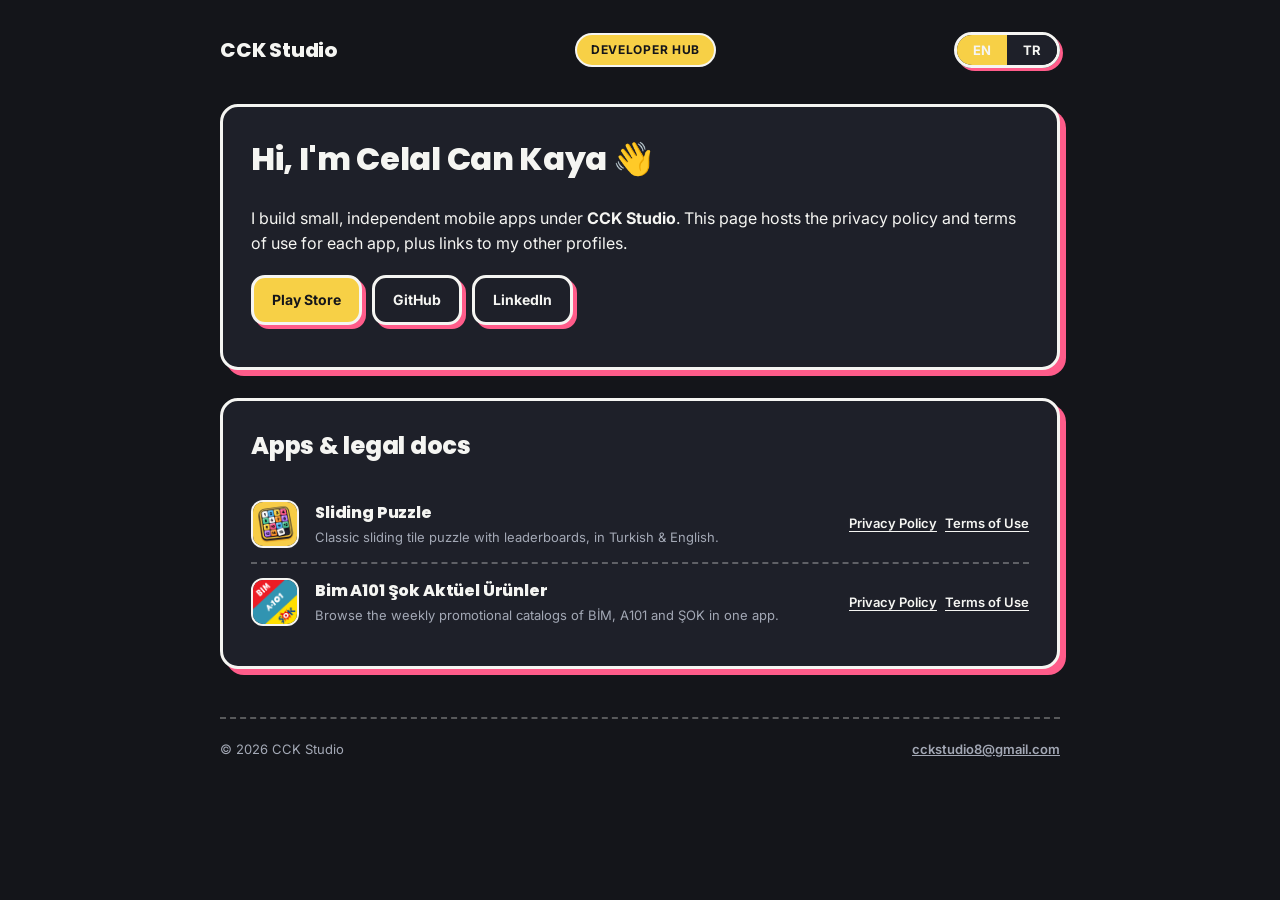
<file: index.html>
<!DOCTYPE html>
<html lang="en" data-title-en="CCK Studio" data-title-tr="CCK Studio">
<head>
  <meta charset="UTF-8" />
  <meta name="viewport" content="width=device-width, initial-scale=1" />
  <title>CCK Studio</title>
  <meta name="description" content="CCK Studio - apps, privacy policies, and terms of use." />
  <link rel="stylesheet" href="assets/css/style.css" />
</head>
<body>
  <div class="wrap">
    <div class="topbar">
      <span class="brand">CCK Studio</span>
      <span class="pill"><span class="lang-block" data-lang="en">Developer Hub</span><span class="lang-block" data-lang="tr" hidden>Geliştirici Merkezi</span></span>
      <div class="lang-toggle">
        <button type="button" data-lang="en">EN</button>
        <button type="button" data-lang="tr">TR</button>
      </div>
    </div>

    <div class="card">
      <h1 style="margin-top:0"><span class="lang-block" data-lang="en">Hi, I'm Celal Can Kaya 👋</span><span class="lang-block" data-lang="tr" hidden>Merhaba, ben Celal Can Kaya 👋</span></h1>
      <p class="lang-block" data-lang="en">
        I build small, independent mobile apps under <strong>CCK Studio</strong>. This page hosts
        the privacy policy and terms of use for each app, plus links to my other profiles.
      </p>
      <p class="lang-block" data-lang="tr" hidden>
        <strong>CCK Studio</strong> adı altında küçük, bağımsız mobil uygulamalar geliştiriyorum.
        Bu sayfa her uygulamanın gizlilik politikasını ve kullanım şartlarını, ayrıca diğer
        profillerimin bağlantılarını barındırır.
      </p>
      <p style="display:flex; gap:10px; flex-wrap:wrap; margin-top:18px;">
        <a class="btn" href="https://play.google.com/store/apps/dev?id=6186542380897301429" target="_blank" rel="noopener">Play Store</a>
        <a class="btn ghost" href="https://github.com/CelalCanKaya" target="_blank" rel="noopener">GitHub</a>
        <a class="btn ghost" href="https://www.linkedin.com/in/celalcankaya/" target="_blank" rel="noopener">LinkedIn</a>
      </p>
    </div>

    <div class="card">
      <h2 style="margin-top:0; border-top:none; padding-top:0;"><span class="lang-block" data-lang="en">Apps &amp; legal docs</span><span class="lang-block" data-lang="tr" hidden>Uygulamalar ve yasal belgeler</span></h2>

      <div class="app-row">
        <img class="icon" src="assets/icons/sliding-puzzle.png" alt="Sliding Puzzle app icon" width="48" height="48" />
        <div class="meta">
          <h3>Sliding Puzzle</h3>
          <p class="lang-block" data-lang="en">Classic sliding tile puzzle with leaderboards, in Turkish &amp; English.</p>
          <p class="lang-block" data-lang="tr" hidden>Liderlik tablolu klasik kaydırmalı bulmaca, Türkçe ve İngilizce.</p>
        </div>
        <div class="links">
          <a href="apps/sliding-puzzle/privacy-policy.html"><span class="lang-block" data-lang="en">Privacy Policy</span><span class="lang-block" data-lang="tr" hidden>Gizlilik Politikası</span></a>
          <a href="apps/sliding-puzzle/terms-of-use.html"><span class="lang-block" data-lang="en">Terms of Use</span><span class="lang-block" data-lang="tr" hidden>Kullanım Şartları</span></a>
        </div>
      </div>

      <div class="app-row">
        <img class="icon" src="assets/icons/bim-a101-sok-aktuel.png" alt="Bim A101 Şok Aktüel Ürünler app icon" width="48" height="48" />
        <div class="meta">
          <h3>Bim A101 Şok Aktüel Ürünler</h3>
          <p class="lang-block" data-lang="en">Browse the weekly promotional catalogs of BİM, A101 and ŞOK in one app.</p>
          <p class="lang-block" data-lang="tr" hidden>BİM, A101 ve ŞOK'un haftalık aktüel kataloglarını tek uygulamada inceleyin.</p>
        </div>
        <div class="links">
          <a href="apps/bim-a101-sok-aktuel/privacy-policy.html"><span class="lang-block" data-lang="en">Privacy Policy</span><span class="lang-block" data-lang="tr" hidden>Gizlilik Politikası</span></a>
          <a href="apps/bim-a101-sok-aktuel/terms-of-use.html"><span class="lang-block" data-lang="en">Terms of Use</span><span class="lang-block" data-lang="tr" hidden>Kullanım Şartları</span></a>
        </div>
      </div>
    </div>

    <footer>
      <span>&copy; <span id="year"></span> CCK Studio</span>
      <a href="mailto:cckstudio8@gmail.com">cckstudio8@gmail.com</a>
    </footer>
  </div>
  <script src="assets/js/lang-toggle.js"></script>
  <script>document.getElementById("year").textContent = new Date().getFullYear();</script>
</body>
</html>
</file>
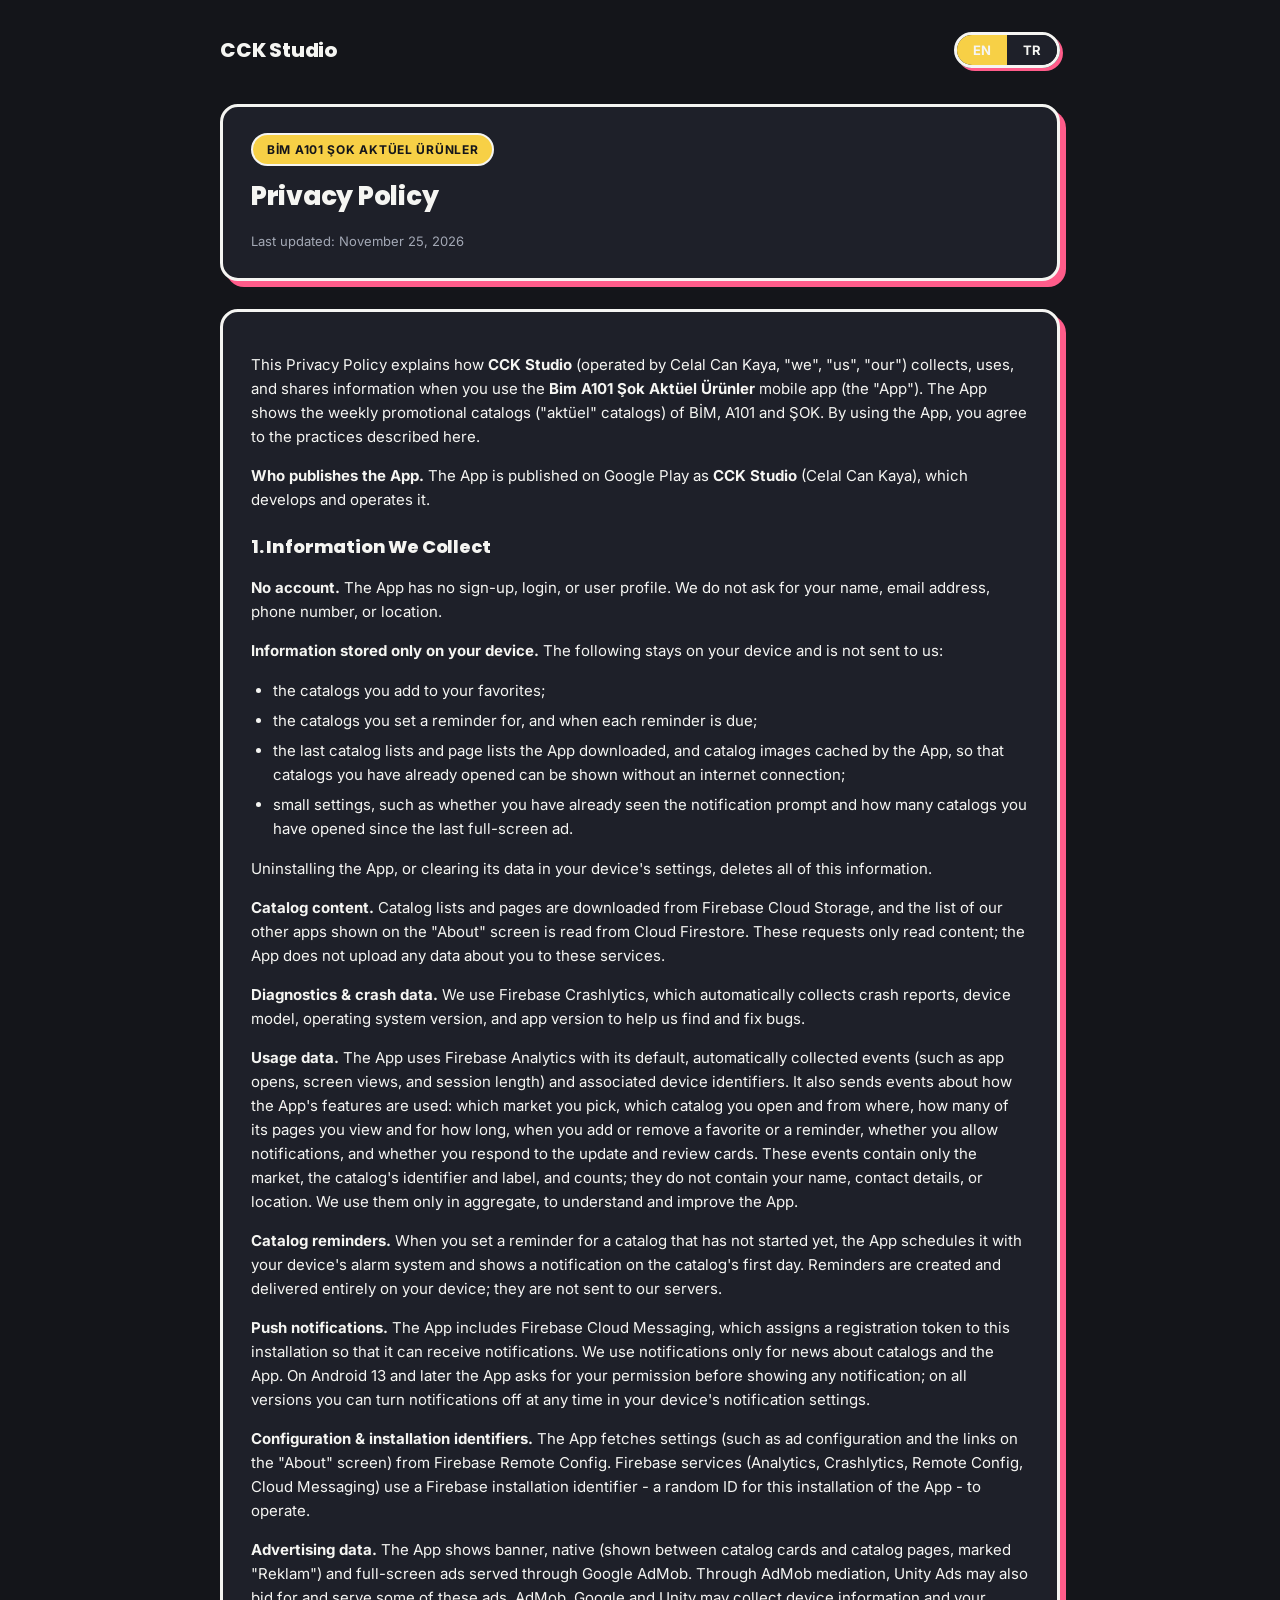
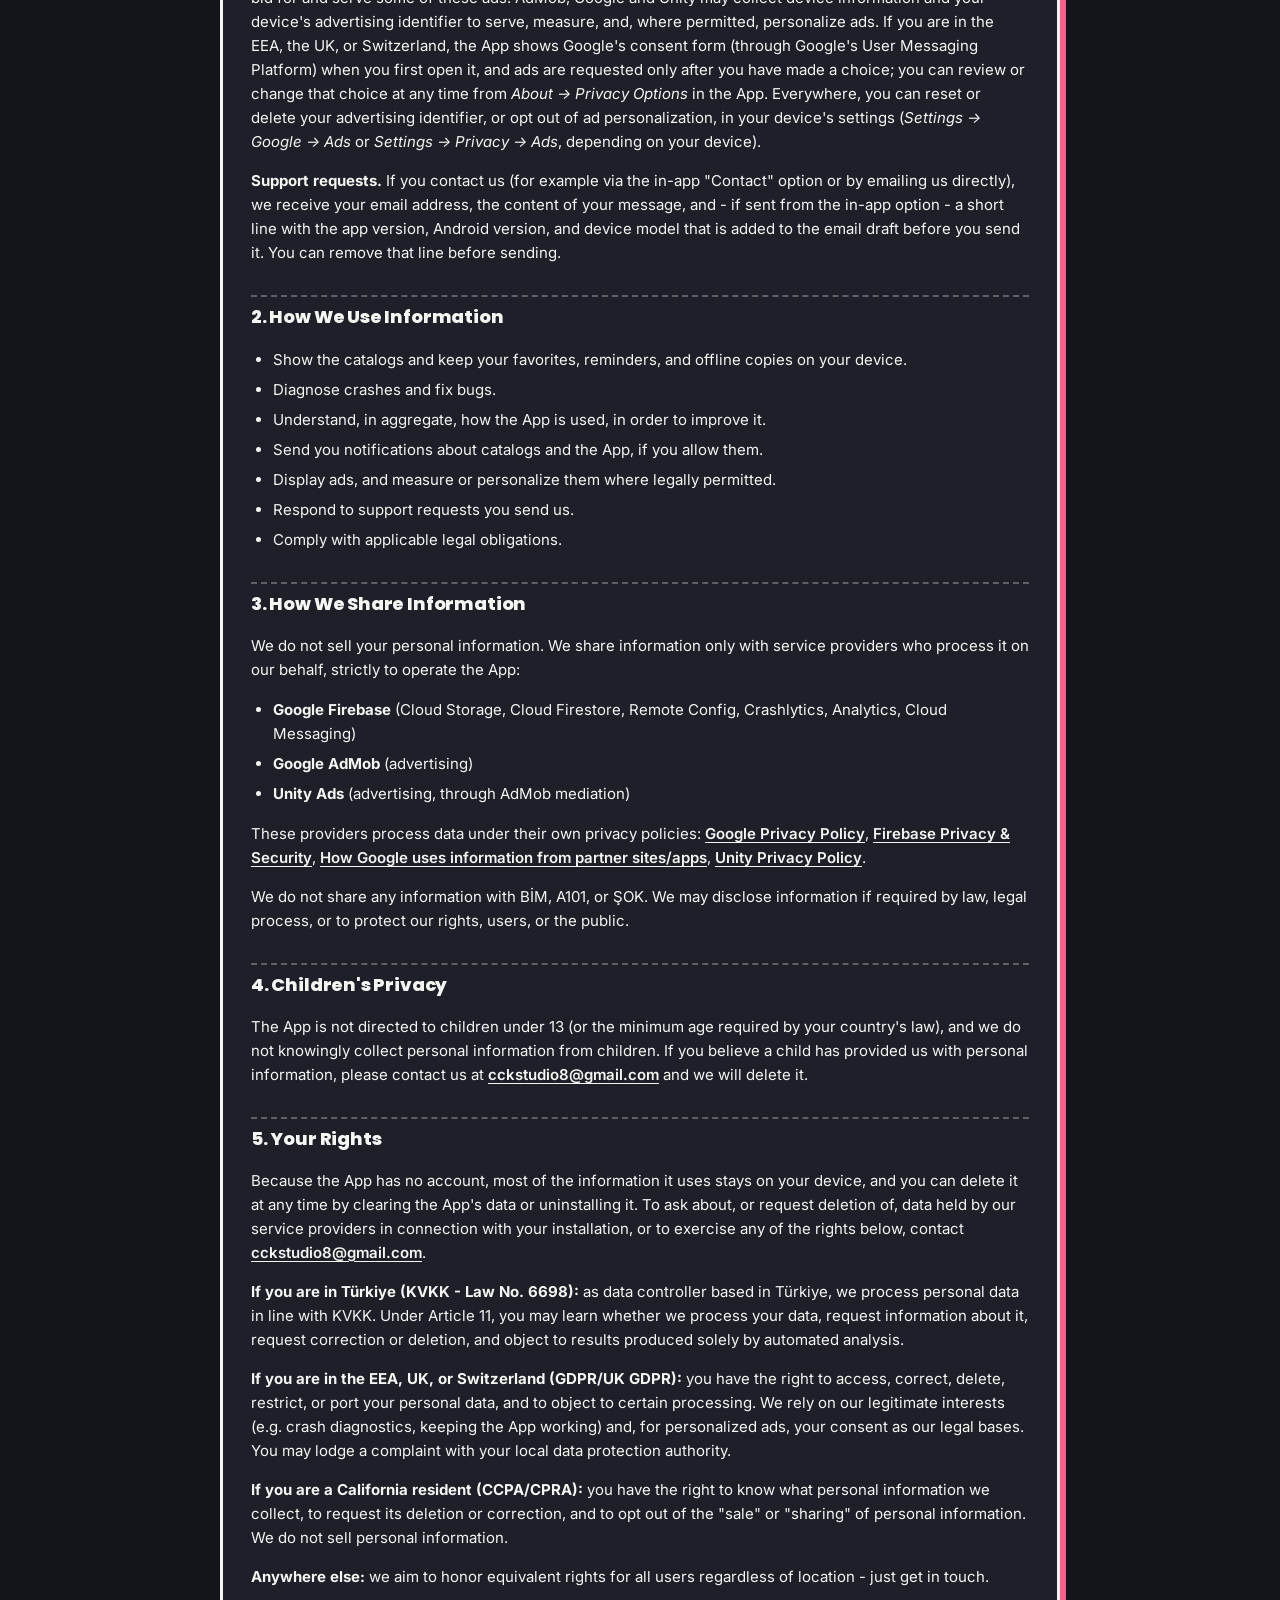
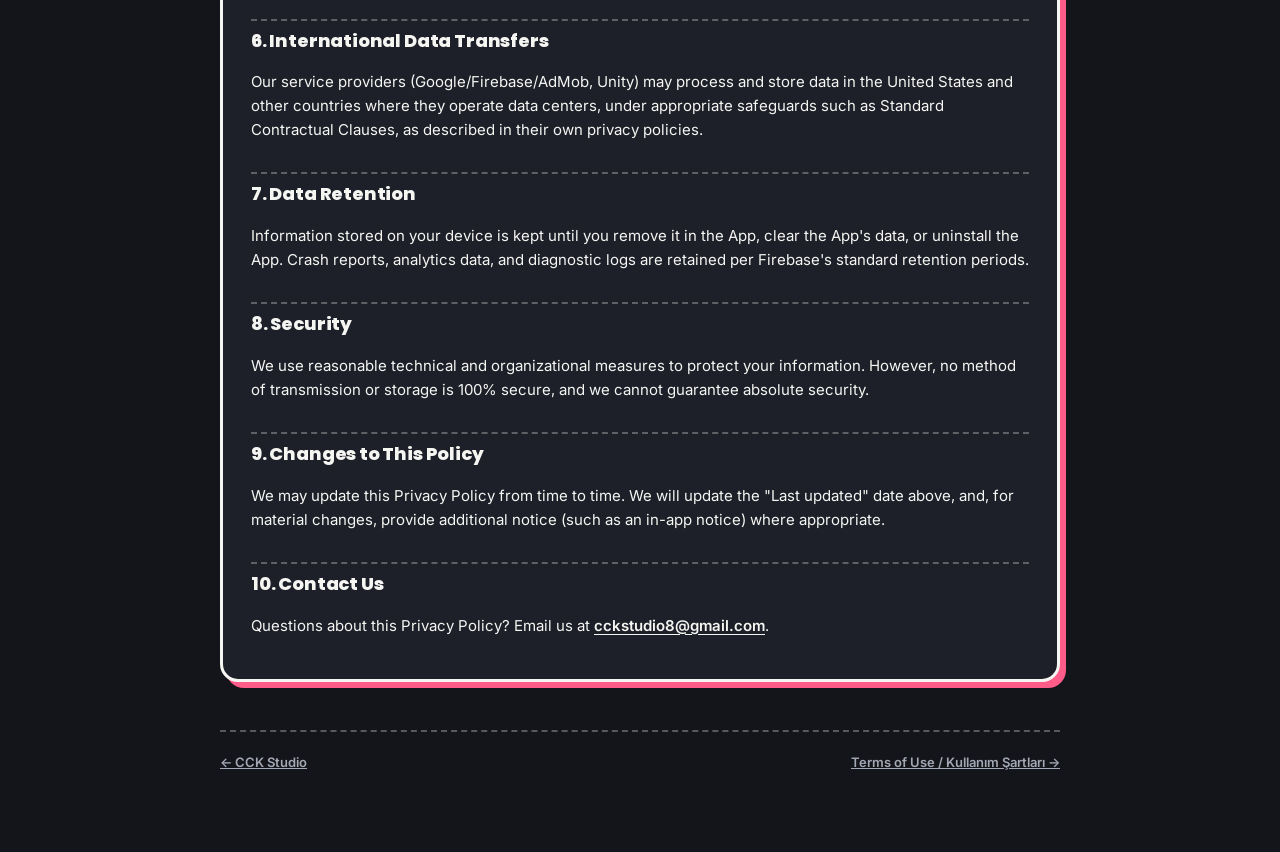
<file: apps/bim-a101-sok-aktuel/privacy-policy.html>
<!DOCTYPE html>
<html lang="en" data-title-en="Bim A101 Şok Aktüel Ürünler - Privacy Policy" data-title-tr="Bim A101 Şok Aktüel Ürünler - Gizlilik Politikası">
<head>
  <meta charset="UTF-8" />
  <meta name="viewport" content="width=device-width, initial-scale=1" />
  <title>Bim A101 Şok Aktüel Ürünler - Privacy Policy</title>
  <meta name="description" content="Privacy Policy for the Bim A101 Şok Aktüel Ürünler app by CCK Studio." />
  <link rel="stylesheet" href="../../assets/css/style.css" />
</head>
<body>
  <div class="wrap">
    <div class="topbar">
      <a class="brand" href="../../index.html">CCK Studio</a>
      <div class="lang-toggle">
        <button type="button" data-lang="en">EN</button>
        <button type="button" data-lang="tr">TR</button>
      </div>
    </div>

    <div class="card">
      <div class="doc-header">
        <span class="pill" lang="tr">Bim A101 Şok Aktüel Ürünler</span>
        <h1><span class="lang-block" data-lang="en">Privacy Policy</span><span class="lang-block" data-lang="tr" hidden>Gizlilik Politikası</span></h1>
        <p class="updated"><span class="lang-block" data-lang="en">Last updated: November 25, 2026</span><span class="lang-block" data-lang="tr" hidden>Son güncelleme: 25 Kasım 2026</span></p>
      </div>
    </div>

    <div class="card doc">
      <!-- ============================= ENGLISH ============================= -->
      <div class="lang-block" data-lang="en">
        <p>
          This Privacy Policy explains how <strong>CCK Studio</strong> (operated by Celal Can
          Kaya, "we", "us", "our") collects, uses, and shares information when you use the
          <strong>Bim A101 Şok Aktüel Ürünler</strong> mobile app (the "App"). The App shows the
          weekly promotional catalogs ("aktüel" catalogs) of BİM, A101 and ŞOK. By using the App,
          you agree to the practices described here.
        </p>

        <p><strong>Who publishes the App.</strong> The App is published on Google Play as
        <strong>CCK Studio</strong> (Celal Can Kaya), which develops and operates it.</p>

        <h2>1. Information We Collect</h2>
        <p><strong>No account.</strong> The App has no sign-up, login, or user profile. We do
        not ask for your name, email address, phone number, or location.</p>
        <p><strong>Information stored only on your device.</strong> The following stays on your
        device and is not sent to us:</p>
        <ul>
          <li>the catalogs you add to your favorites;</li>
          <li>the catalogs you set a reminder for, and when each reminder is due;</li>
          <li>the last catalog lists and page lists the App downloaded, and catalog images
          cached by the App, so that catalogs you have already opened can be shown without an
          internet connection;</li>
          <li>small settings, such as whether you have already seen the notification prompt and
          how many catalogs you have opened since the last full-screen ad.</li>
        </ul>
        <p>Uninstalling the App, or clearing its data in your device's settings, deletes all of
        this information.</p>
        <p><strong>Catalog content.</strong> Catalog lists and pages are downloaded from Firebase
        Cloud Storage, and the list of our other apps shown on the "About" screen is read from
        Cloud Firestore. These requests only read content; the App does not upload any data
        about you to these services.</p>
        <p><strong>Diagnostics &amp; crash data.</strong> We use Firebase Crashlytics, which
        automatically collects crash reports, device model, operating system version, and app
        version to help us find and fix bugs.</p>
        <p><strong>Usage data.</strong> The App uses Firebase Analytics with its default,
        automatically collected events (such as app opens, screen views, and session length)
        and associated device identifiers. It also sends events about how the App's features
        are used: which market you pick, which catalog you open and from where, how many of its
        pages you view and for how long, when you add or remove a favorite or a reminder,
        whether you allow notifications, and whether you respond to the update and review
        cards. These events contain only the market, the catalog's identifier and label, and
        counts; they do not contain your name, contact details, or location. We use them only
        in aggregate, to understand and improve the App.</p>
        <p><strong>Catalog reminders.</strong> When you set a reminder for a catalog that has not
        started yet, the App schedules it with your device's alarm system and shows a
        notification on the catalog's first day. Reminders are created and delivered entirely on
        your device; they are not sent to our servers.</p>
        <p><strong>Push notifications.</strong> The App includes Firebase Cloud Messaging, which
        assigns a registration token to this installation so that it can receive notifications.
        We use notifications only for news about catalogs and the App. On Android 13 and later
        the App asks for your permission before showing any notification; on all versions you
        can turn notifications off at any time in your device's notification settings.</p>
        <p><strong>Configuration &amp; installation identifiers.</strong> The App fetches settings
        (such as ad configuration and the links on the "About" screen) from Firebase Remote
        Config. Firebase services (Analytics, Crashlytics, Remote Config, Cloud Messaging) use a
        Firebase installation identifier - a random ID for this installation of the App - to
        operate.</p>
        <p><strong>Advertising data.</strong> The App shows banner, native (shown between
        catalog cards and catalog pages, marked "Reklam") and full-screen ads served through
        Google AdMob. Through AdMob mediation, Unity Ads may also bid for and serve some of these
        ads. AdMob, Google and Unity may collect device information and your device's
        advertising identifier to serve, measure, and, where permitted, personalize ads. If you
        are in the EEA, the UK, or Switzerland, the App shows Google's consent form (through
        Google's User Messaging Platform) when you first open it, and ads are requested only after
        you have made a choice; you can review or change that choice at any time from
        <em>About &rarr; Privacy Options</em> in the App. Everywhere, you can reset or delete your
        advertising identifier, or opt out of ad personalization, in your device's settings
        (<em>Settings &rarr; Google &rarr; Ads</em> or <em>Settings &rarr; Privacy &rarr; Ads</em>,
        depending on your device).</p>
        <p><strong>Support requests.</strong> If you contact us (for example via the in-app
        "Contact" option or by emailing us directly), we receive your email address, the
        content of your message, and - if sent from the in-app option - a short line with the
        app version, Android version, and device model that is added to the email draft before
        you send it. You can remove that line before sending.</p>

        <h2>2. How We Use Information</h2>
        <ul>
          <li>Show the catalogs and keep your favorites, reminders, and offline copies on your device.</li>
          <li>Diagnose crashes and fix bugs.</li>
          <li>Understand, in aggregate, how the App is used, in order to improve it.</li>
          <li>Send you notifications about catalogs and the App, if you allow them.</li>
          <li>Display ads, and measure or personalize them where legally permitted.</li>
          <li>Respond to support requests you send us.</li>
          <li>Comply with applicable legal obligations.</li>
        </ul>

        <h2>3. How We Share Information</h2>
        <p>We do not sell your personal information. We share information only with service
        providers who process it on our behalf, strictly to operate the App:</p>
        <ul>
          <li><strong>Google Firebase</strong> (Cloud Storage, Cloud Firestore, Remote Config, Crashlytics, Analytics, Cloud Messaging)</li>
          <li><strong>Google AdMob</strong> (advertising)</li>
          <li><strong>Unity Ads</strong> (advertising, through AdMob mediation)</li>
        </ul>
        <p>These providers process data under their own privacy policies:
          <a href="https://policies.google.com/privacy" target="_blank" rel="noopener">Google Privacy Policy</a>,
          <a href="https://firebase.google.com/support/privacy" target="_blank" rel="noopener">Firebase Privacy &amp; Security</a>,
          <a href="https://policies.google.com/technologies/partner-sites" target="_blank" rel="noopener">How Google uses information from partner sites/apps</a>,
          <a href="https://unity.com/legal/game-player-and-app-user-privacy-policy" target="_blank" rel="noopener">Unity Privacy Policy</a>.
        </p>
        <p>We do not share any information with BİM, A101, or ŞOK. We may disclose information if
        required by law, legal process, or to protect our rights, users, or the public.</p>

        <h2>4. Children's Privacy</h2>
        <p>The App is not directed to children under 13 (or the minimum age required by your
        country's law), and we do not knowingly collect personal information from children. If
        you believe a child has provided us with personal information, please contact us at
        <a href="mailto:cckstudio8@gmail.com">cckstudio8@gmail.com</a> and we will delete it.</p>

        <h2>5. Your Rights</h2>
        <p>Because the App has no account, most of the information it uses stays on your device,
        and you can delete it at any time by clearing the App's data or uninstalling it. To ask
        about, or request deletion of, data held by our service providers in connection with your
        installation, or to exercise any of the rights below, contact
        <a href="mailto:cckstudio8@gmail.com">cckstudio8@gmail.com</a>.</p>
        <p><strong>If you are in Türkiye (KVKK - Law No. 6698):</strong> as data controller based
        in Türkiye, we process personal data in line with KVKK. Under Article 11, you may learn
        whether we process your data, request information about it, request correction or
        deletion, and object to results produced solely by automated analysis.</p>
        <p><strong>If you are in the EEA, UK, or Switzerland (GDPR/UK GDPR):</strong> you have
        the right to access, correct, delete, restrict, or port your personal data, and to object
        to certain processing. We rely on our legitimate interests (e.g. crash diagnostics, keeping
        the App working) and, for personalized ads, your consent as our legal bases. You may lodge a
        complaint with your local data protection authority.</p>
        <p><strong>If you are a California resident (CCPA/CPRA):</strong> you have the right to
        know what personal information we collect, to request its deletion or correction, and to
        opt out of the "sale" or "sharing" of personal information. We do not sell personal
        information.</p>
        <p><strong>Anywhere else:</strong> we aim to honor equivalent rights for all users
        regardless of location - just get in touch.</p>

        <h2>6. International Data Transfers</h2>
        <p>Our service providers (Google/Firebase/AdMob, Unity) may process and store data in the United
        States and other countries where they operate data centers, under appropriate safeguards
        such as Standard Contractual Clauses, as described in their own privacy policies.</p>

        <h2>7. Data Retention</h2>
        <p>Information stored on your device is kept until you remove it in the App, clear the
        App's data, or uninstall the App. Crash reports, analytics data, and diagnostic logs are
        retained per Firebase's standard retention periods.</p>

        <h2>8. Security</h2>
        <p>We use reasonable technical and organizational measures to protect your information.
        However, no method of transmission or storage is 100% secure, and we cannot guarantee
        absolute security.</p>

        <h2>9. Changes to This Policy</h2>
        <p>We may update this Privacy Policy from time to time. We will update the "Last updated"
        date above, and, for material changes, provide additional notice (such as an in-app
        notice) where appropriate.</p>

        <h2>10. Contact Us</h2>
        <p>Questions about this Privacy Policy? Email us at
        <a href="mailto:cckstudio8@gmail.com">cckstudio8@gmail.com</a>.</p>
      </div>

      <!-- ============================= TÜRKÇE ============================= -->
      <div class="lang-block" data-lang="tr" hidden>
        <p>
          Bu Gizlilik Politikası, <strong>Bim A101 Şok Aktüel Ürünler</strong> mobil uygulamasını
          ("Uygulama") kullandığınızda <strong>CCK Studio</strong>'nun (Celal Can Kaya tarafından
          işletilmektedir; "biz", "bize") bilgilerinizi nasıl topladığını, kullandığını ve
          paylaştığını açıklar. Uygulama; BİM, A101 ve ŞOK'un haftalık aktüel kataloglarını
          gösterir. Uygulamayı kullanarak burada açıklanan uygulamaları kabul etmiş olursunuz.
        </p>

        <p><strong>Uygulamayı kim yayınlıyor?</strong> Uygulama, Google Play'de onu geliştiren ve
        işleten <strong>CCK Studio</strong> (Celal Can Kaya) adıyla yayınlanır.</p>

        <h2>1. Topladığımız Bilgiler</h2>
        <p><strong>Hesap yok.</strong> Uygulamada kayıt, giriş veya kullanıcı profili yoktur.
        Adınızı, e-posta adresinizi, telefon numaranızı veya konumunuzu istemeyiz.</p>
        <p><strong>Yalnızca cihazınızda saklanan bilgiler.</strong> Aşağıdakiler cihazınızda
        kalır ve bize gönderilmez:</p>
        <ul>
          <li>favorilerinize eklediğiniz kataloglar;</li>
          <li>hatırlatma kurduğunuz kataloglar ve her hatırlatmanın zamanı;</li>
          <li>daha önce açtığınız katalogların internet bağlantısı olmadan da gösterilebilmesi
          için Uygulamanın son indirdiği katalog ve sayfa listeleri ile önbelleğe aldığı katalog
          görselleri;</li>
          <li>bildirim istemini daha önce görüp görmediğiniz ve son tam ekran reklamdan bu yana
          kaç katalog açtığınız gibi küçük ayarlar.</li>
        </ul>
        <p>Uygulamayı kaldırmak veya cihaz ayarlarından Uygulamanın verilerini temizlemek bu
        bilgilerin tamamını siler.</p>
        <p><strong>Katalog içeriği.</strong> Katalog listeleri ve sayfaları Firebase Cloud
        Storage'dan indirilir; "Hakkında" ekranında gösterilen diğer uygulamalarımızın listesi ise
        Cloud Firestore'dan okunur. Bu istekler yalnızca içerik okur; Uygulama bu hizmetlere sizinle
        ilgili herhangi bir veri yüklemez.</p>
        <p><strong>Tanılama ve çökme verileri.</strong> Hataları bulup düzeltmemize yardımcı
        olmak için, çökme raporlarını, cihaz modelini, işletim sistemi sürümünü ve uygulama
        sürümünü otomatik olarak toplayan Firebase Crashlytics'i kullanıyoruz.</p>
        <p><strong>Kullanım verileri.</strong> Uygulama, Firebase Analytics'i varsayılan, otomatik
        toplanan etkinlikleriyle (uygulama açılışları, ekran görüntülemeleri ve oturum süresi gibi)
        ve ilişkili cihaz kimlikleriyle kullanır. Ayrıca Uygulamanın özelliklerinin nasıl
        kullanıldığına dair etkinlikler gönderir: hangi marketi seçtiğiniz, hangi kataloğu ve
        nereden açtığınız, kataloğun kaç sayfasını ne kadar süre görüntülediğiniz, favori veya
        hatırlatma ekleyip kaldırdığınız, bildirimlere izin verip vermediğiniz ve güncelleme ile
        değerlendirme kartlarına verdiğiniz yanıt. Bu etkinlikler yalnızca marketi, kataloğun
        kimliğini ve etiketini ve sayıları içerir; adınızı, iletişim bilgilerinizi veya
        konumunuzu içermez. Bunları yalnızca toplu olarak, Uygulamayı anlamak ve geliştirmek
        için kullanırız.</p>
        <p><strong>Katalog hatırlatmaları.</strong> Henüz başlamamış bir katalog için hatırlatma
        kurduğunuzda, Uygulama bunu cihazınızın alarm sistemiyle planlar ve katalogun ilk günü
        bir bildirim gösterir. Hatırlatmalar tamamen cihazınızda oluşturulur ve gösterilir;
        sunucularımıza gönderilmez.</p>
        <p><strong>Anlık bildirimler.</strong> Uygulama, bildirim alabilmesi için bu kuruluma bir
        kayıt belirteci atayan Firebase Cloud Messaging'i içerir. Bildirimleri yalnızca kataloglar
        ve Uygulama hakkındaki haberler için kullanırız. Android 13 ve üzerinde Uygulama herhangi
        bir bildirim göstermeden önce izninizi ister; tüm sürümlerde bildirimleri istediğiniz
        zaman cihazınızın bildirim ayarlarından kapatabilirsiniz.</p>
        <p><strong>Yapılandırma ve kurulum kimlikleri.</strong> Uygulama, ayarları (reklam
        yapılandırması ve "Hakkında" ekranındaki bağlantılar gibi) Firebase Remote Config'den
        alır. Firebase hizmetleri (Analytics, Crashlytics, Remote Config, Cloud Messaging),
        çalışmak için bir Firebase kurulum kimliği - Uygulamanın bu kurulumuna ait rastgele bir
        kimlik - kullanır.</p>
        <p><strong>Reklam verileri.</strong> Uygulama, Google AdMob aracılığıyla sunulan banner,
        yerel (katalog kartları ve katalog sayfaları arasında gösterilen, "Reklam" olarak
        işaretli) ve tam ekran reklamlar gösterir. AdMob uyumlulaştırması (mediation) yoluyla bu
        reklamların bir kısmı için Unity Ads de teklif verebilir ve reklam sunabilir. AdMob,
        Google ve Unity, reklamları sunmak, ölçmek ve izin verilen durumlarda kişiselleştirmek
        için cihaz bilgilerini ve cihazınızın reklam kimliğini toplayabilir. AB Ekonomik Alanı, Birleşik Krallık veya İsviçre'deyseniz, Uygulama ilk
        açılışta Google'ın onay formunu (Google'ın User Messaging Platform'u aracılığıyla)
        gösterir ve reklamlar ancak siz seçiminizi yaptıktan sonra istenir; bu seçimi istediğiniz
        zaman Uygulamadaki <em>Hakkında &rarr; Gizlilik Seçenekleri</em> bölümünden gözden
        geçirebilir veya değiştirebilirsiniz. Her yerde, reklam kimliğinizi sıfırlayabilir veya
        silebilir ya da reklam kişiselleştirmesini cihazınızın ayarlarından kapatabilirsiniz
        (cihazınıza göre <em>Ayarlar &rarr; Google &rarr; Reklamlar</em> veya <em>Ayarlar &rarr;
        Gizlilik &rarr; Reklamlar</em>).</p>
        <p><strong>Destek talepleri.</strong> Bizimle iletişime geçerseniz (uygulama içi
        "İletişim" seçeneği ile veya doğrudan e-posta yoluyla), e-posta adresinizi, mesajınızın
        içeriğini ve - uygulama içi seçenekten gönderildiyse - göndermeden önce e-posta taslağına
        eklenen uygulama sürümü, Android sürümü ve cihaz modelinden oluşan kısa bir satırı alırız.
        Bu satırı göndermeden önce silebilirsiniz.</p>

        <h2>2. Bilgileri Nasıl Kullanıyoruz</h2>
        <ul>
          <li>Katalogları göstermek; favorilerinizi, hatırlatmalarınızı ve çevrimdışı kopyaları cihazınızda tutmak.</li>
          <li>Çökmeleri teşhis etmek ve hataları düzeltmek.</li>
          <li>Uygulamayı geliştirmek için nasıl kullanıldığını toplu olarak anlamak.</li>
          <li>İzin vermeniz halinde, kataloglar ve Uygulama hakkında bildirim göndermek.</li>
          <li>Reklam göstermek ve yasal olarak izin verilen durumlarda ölçmek veya kişiselleştirmek.</li>
          <li>Bize gönderdiğiniz destek taleplerine yanıt vermek.</li>
          <li>Yürürlükteki yasal yükümlülüklere uymak.</li>
        </ul>

        <h2>3. Bilgileri Nasıl Paylaşıyoruz</h2>
        <p>Kişisel bilgilerinizi satmıyoruz. Bilgileri yalnızca, Uygulamayı işletmek amacıyla
        bizim adımıza işleyen hizmet sağlayıcılarla paylaşıyoruz:</p>
        <ul>
          <li><strong>Google Firebase</strong> (Cloud Storage, Cloud Firestore, Remote Config, Crashlytics, Analytics, Cloud Messaging)</li>
          <li><strong>Google AdMob</strong> (reklamcılık)</li>
          <li><strong>Unity Ads</strong> (reklamcılık, AdMob uyumlulaştırması aracılığıyla)</li>
        </ul>
        <p>Bu sağlayıcılar verileri kendi gizlilik politikaları kapsamında işler:
          <a href="https://policies.google.com/privacy" target="_blank" rel="noopener">Google Gizlilik Politikası</a>,
          <a href="https://firebase.google.com/support/privacy" target="_blank" rel="noopener">Firebase Gizlilik ve Güvenlik</a>,
          <a href="https://policies.google.com/technologies/partner-sites" target="_blank" rel="noopener">Google'ın ortak site/uygulamalardan gelen bilgileri nasıl kullandığı</a>,
          <a href="https://unity.com/legal/game-player-and-app-user-privacy-policy" target="_blank" rel="noopener">Unity Gizlilik Politikası</a>.
        </p>
        <p>BİM, A101 veya ŞOK ile hiçbir bilgi paylaşmayız. Yasa, yasal süreç gereği veya
        haklarımızı, kullanıcılarımızı ya da kamuyu korumak amacıyla bilgi açıklayabiliriz.</p>

        <h2>4. Çocukların Gizliliği</h2>
        <p>Uygulama, 13 yaşın altındaki çocuklara (veya ülkenizin yasalarının gerektirdiği asgari
        yaşın altındaki çocuklara) yönelik değildir ve çocuklardan bilerek kişisel bilgi
        toplamıyoruz. Bir çocuğun bize kişisel bilgi verdiğini düşünüyorsanız, lütfen
        <a href="mailto:cckstudio8@gmail.com">cckstudio8@gmail.com</a> adresinden bizimle iletişime
        geçin; bu bilgiyi sileriz.</p>

        <h2>5. Haklarınız</h2>
        <p>Uygulamada hesap bulunmadığından, kullandığı bilgilerin çoğu cihazınızda kalır ve
        Uygulamanın verilerini temizleyerek veya Uygulamayı kaldırarak bunları istediğiniz zaman
        silebilirsiniz. Hizmet sağlayıcılarımızda kurulumunuzla ilişkili olarak tutulan veriler
        hakkında bilgi almak veya silinmesini talep etmek ya da aşağıdaki haklardan herhangi
        birini kullanmak için <a href="mailto:cckstudio8@gmail.com">cckstudio8@gmail.com</a>
        adresinden bizimle iletişime geçin.</p>
        <p><strong>Türkiye'deyseniz (KVKK - 6698 Sayılı Kanun):</strong> Türkiye merkezli veri
        sorumlusu olarak, kişisel verileri KVKK'ya uygun şekilde işliyoruz. 11. madde uyarınca,
        verilerinizi işleyip işlemediğimizi öğrenme, bilgi talep etme, düzeltme veya silinmesini
        isteme ve yalnızca otomatik analiz sonucu ortaya çıkan sonuçlara itiraz etme hakkına
        sahipsiniz.</p>
        <p><strong>AB Ekonomik Alanı, Birleşik Krallık veya İsviçre'deyseniz (GDPR/UK GDPR):</strong>
        kişisel verilerinize erişme, düzeltme, silme, işlemeyi kısıtlama veya taşıma ve belirli
        işlemlere itiraz etme hakkına sahipsiniz. Hukuki dayanak olarak meşru menfaatlerimize
        (ör. çökme tanılaması, Uygulamanın çalışır durumda tutulması) ve kişiselleştirilmiş reklamlar için rızanıza
        dayanıyoruz. Yerel veri koruma otoritenize şikayette bulunabilirsiniz.</p>
        <p><strong>Kaliforniya sakiniyseniz (CCPA/CPRA):</strong> hangi kişisel bilgileri
        topladığımızı öğrenme, silinmesini veya düzeltilmesini talep etme ve kişisel bilgilerin
        "satışından" veya "paylaşımından" vazgeçme hakkına sahipsiniz. Kişisel bilgileri
        satmıyoruz.</p>
        <p><strong>Başka herhangi bir yerdeyseniz:</strong> konumunuzdan bağımsız olarak tüm
        kullanıcılar için eşdeğer haklara saygı göstermeyi hedefliyoruz - bizimle iletişime
        geçmeniz yeterli.</p>

        <h2>6. Uluslararası Veri Aktarımları</h2>
        <p>Hizmet sağlayıcılarımız (Google/Firebase/AdMob, Unity), verileri kendi gizlilik politikalarında
        açıklandığı üzere Standart Sözleşme Hükümleri gibi uygun güvencelerle, veri merkezlerinin
        bulunduğu Amerika Birleşik Devletleri ve diğer ülkelerde işleyebilir ve depolayabilir.</p>

        <h2>7. Veri Saklama</h2>
        <p>Cihazınızda saklanan bilgiler, siz Uygulamada kaldırana, Uygulamanın verilerini
        temizleyene veya Uygulamayı kaldırana kadar tutulur. Çökme raporları, analitik veriler ve
        tanılama günlükleri, Firebase'in standart saklama süreleri doğrultusunda tutulur.</p>

        <h2>8. Güvenlik</h2>
        <p>Bilgilerinizi korumak için makul teknik ve organizasyonel önlemler alıyoruz. Ancak
        hiçbir iletim veya depolama yöntemi %100 güvenli değildir ve mutlak güvenliği garanti
        edemeyiz.</p>

        <h2>9. Bu Politikadaki Değişiklikler</h2>
        <p>Bu Gizlilik Politikasını zaman zaman güncelleyebiliriz. Yukarıdaki "Son güncelleme"
        tarihini güncelleyecek ve önemli değişiklikler için, uygun olduğunda uygulama içi bildirim
        gibi ek bir bildirim sağlayacağız.</p>

        <h2>10. Bize Ulaşın</h2>
        <p>Bu Gizlilik Politikası hakkında sorularınız mı var? Bize
        <a href="mailto:cckstudio8@gmail.com">cckstudio8@gmail.com</a> adresinden e-posta gönderin.</p>
      </div>
    </div>

    <footer>
      <a href="../../index.html">&larr; CCK Studio</a>
      <a href="terms-of-use.html">Terms of Use / Kullanım Şartları &rarr;</a>
    </footer>
  </div>
  <script src="../../assets/js/lang-toggle.js"></script>
</body>
</html>
</file>
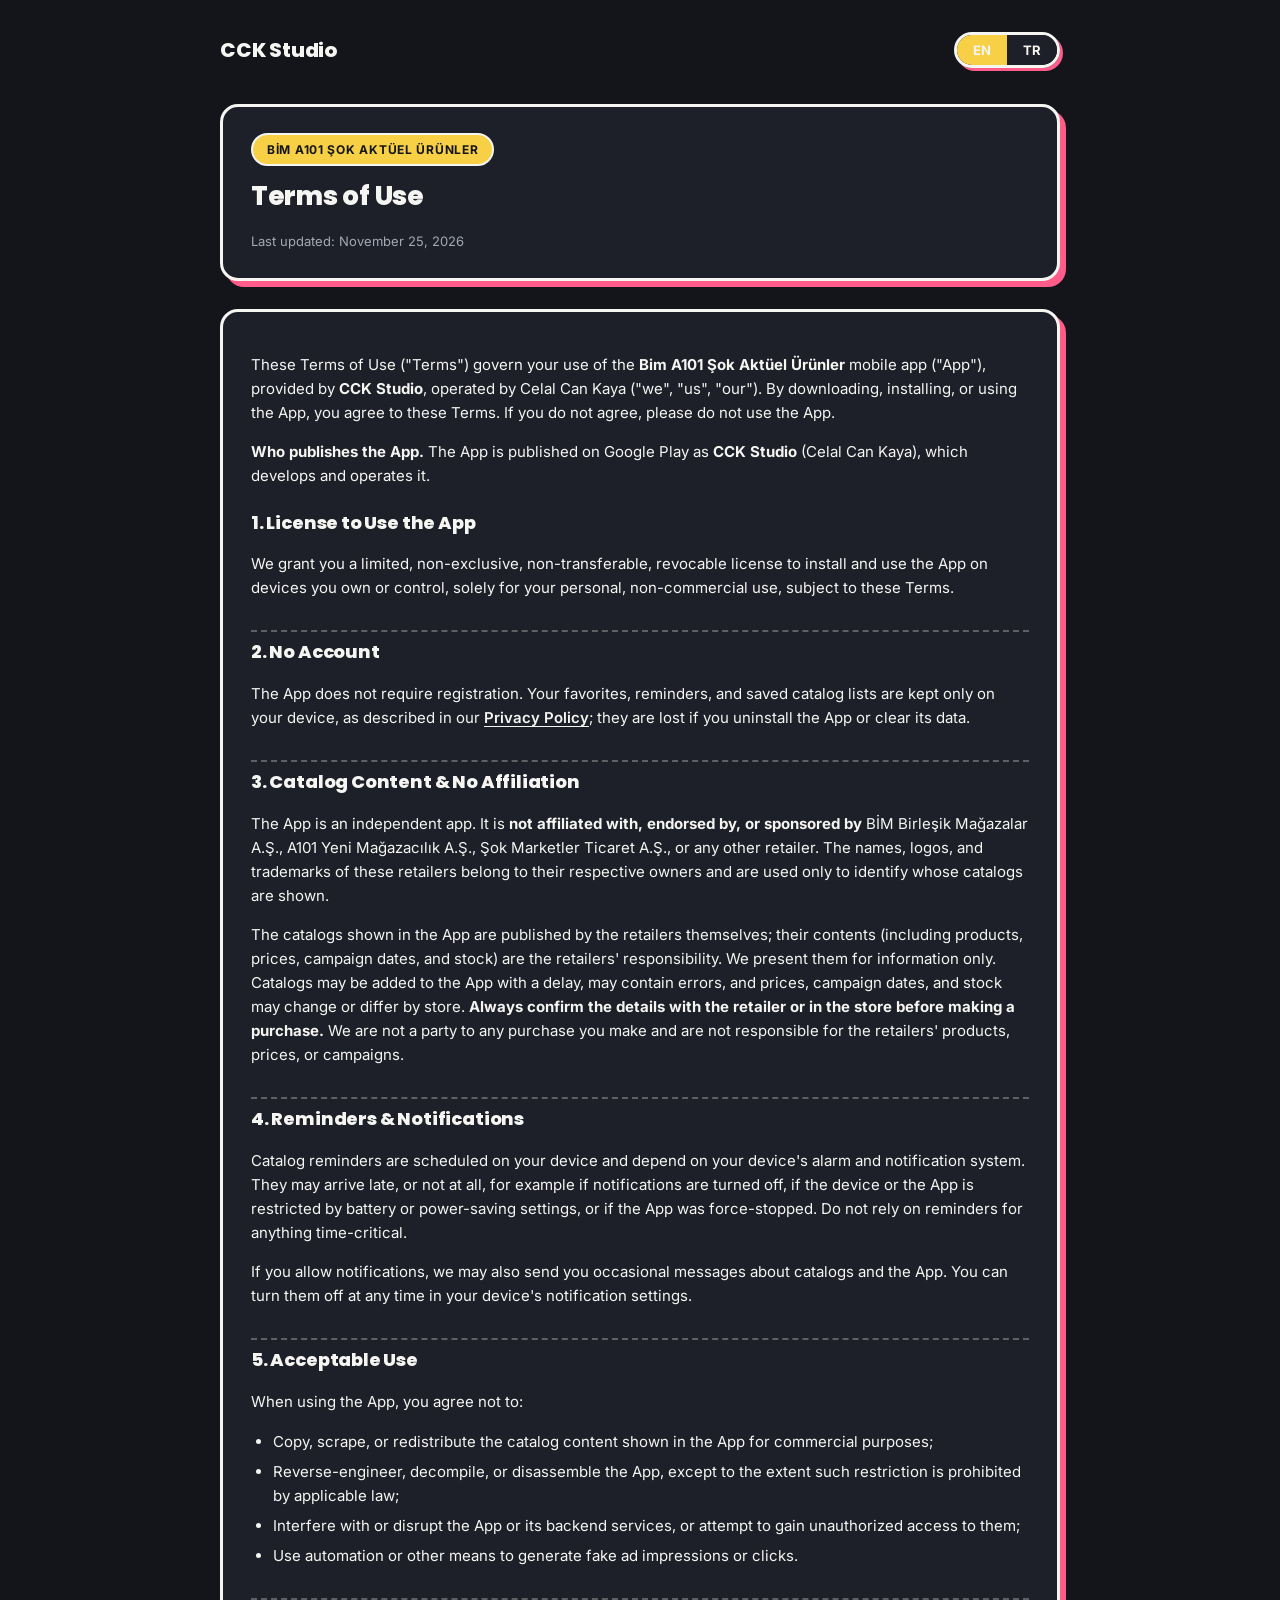
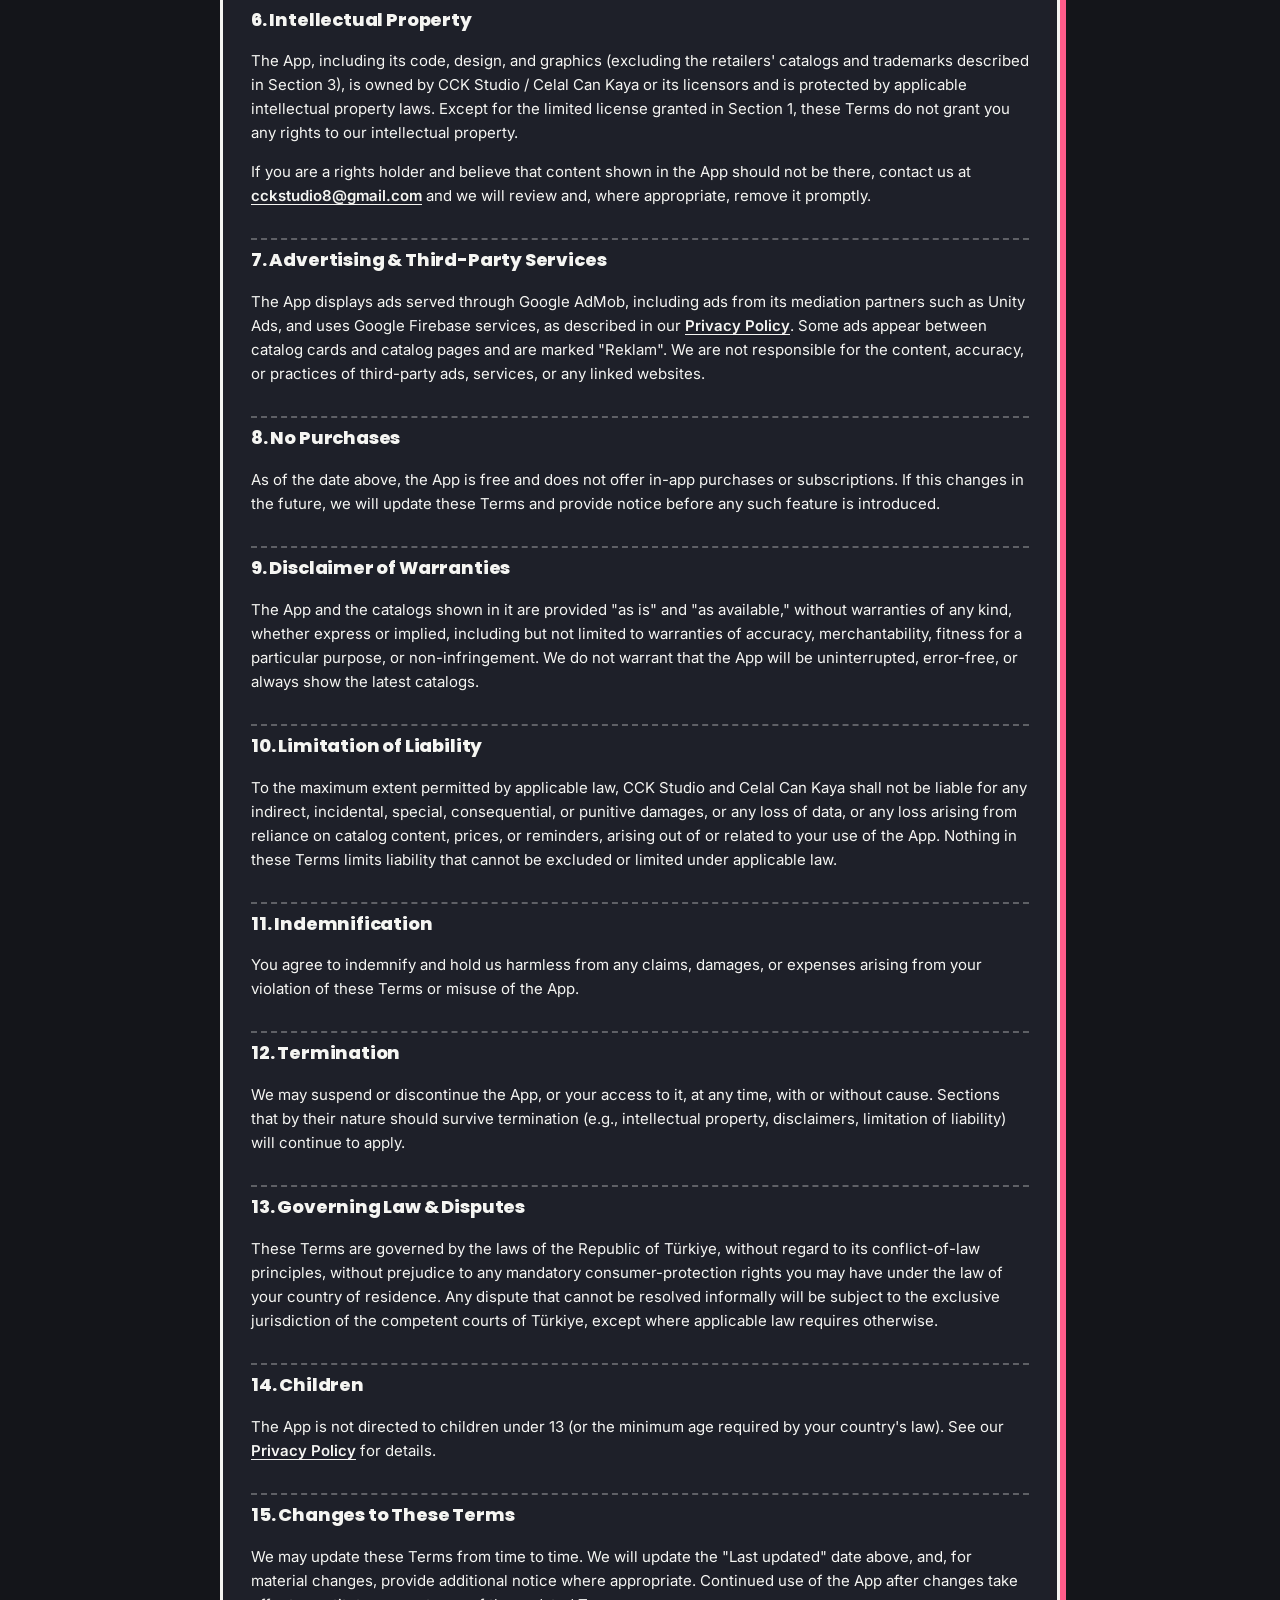
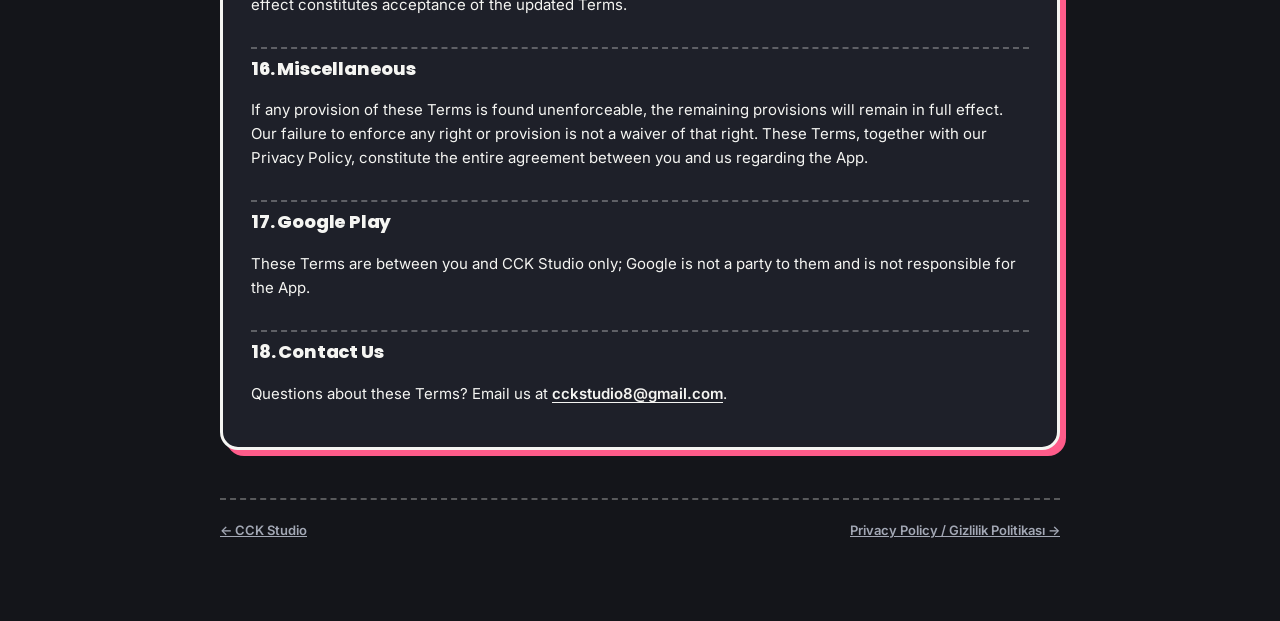
<file: apps/bim-a101-sok-aktuel/terms-of-use.html>
<!DOCTYPE html>
<html lang="en" data-title-en="Bim A101 Şok Aktüel Ürünler - Terms of Use" data-title-tr="Bim A101 Şok Aktüel Ürünler - Kullanım Şartları">
<head>
  <meta charset="UTF-8" />
  <meta name="viewport" content="width=device-width, initial-scale=1" />
  <title>Bim A101 Şok Aktüel Ürünler - Terms of Use</title>
  <meta name="description" content="Terms of Use for the Bim A101 Şok Aktüel Ürünler app by CCK Studio." />
  <link rel="stylesheet" href="../../assets/css/style.css" />
</head>
<body>
  <div class="wrap">
    <div class="topbar">
      <a class="brand" href="../../index.html">CCK Studio</a>
      <div class="lang-toggle">
        <button type="button" data-lang="en">EN</button>
        <button type="button" data-lang="tr">TR</button>
      </div>
    </div>

    <div class="card">
      <div class="doc-header">
        <span class="pill" lang="tr">Bim A101 Şok Aktüel Ürünler</span>
        <h1><span class="lang-block" data-lang="en">Terms of Use</span><span class="lang-block" data-lang="tr" hidden>Kullanım Şartları</span></h1>
        <p class="updated"><span class="lang-block" data-lang="en">Last updated: November 25, 2026</span><span class="lang-block" data-lang="tr" hidden>Son güncelleme: 25 Kasım 2026</span></p>
      </div>
    </div>

    <div class="card doc">
      <!-- ============================= ENGLISH ============================= -->
      <div class="lang-block" data-lang="en">
        <p>
          These Terms of Use ("Terms") govern your use of the <strong>Bim A101 Şok Aktüel
          Ürünler</strong> mobile app ("App"), provided by <strong>CCK Studio</strong>, operated by
          Celal Can Kaya ("we", "us", "our"). By downloading, installing, or using the App, you
          agree to these Terms. If you do not agree, please do not use the App.
        </p>

        <p><strong>Who publishes the App.</strong> The App is published on Google Play as
        <strong>CCK Studio</strong> (Celal Can Kaya), which develops and operates it.</p>

        <h2>1. License to Use the App</h2>
        <p>We grant you a limited, non-exclusive, non-transferable, revocable license to install
        and use the App on devices you own or control, solely for your personal, non-commercial
        use, subject to these Terms.</p>

        <h2>2. No Account</h2>
        <p>The App does not require registration. Your favorites, reminders, and saved catalog
        lists are kept only on your device, as described in our
        <a href="privacy-policy.html">Privacy Policy</a>; they are lost if you uninstall the App or
        clear its data.</p>

        <h2>3. Catalog Content &amp; No Affiliation</h2>
        <p>The App is an independent app. It is <strong>not affiliated with, endorsed by, or
        sponsored by</strong> BİM Birleşik Mağazalar A.Ş., A101 Yeni Mağazacılık A.Ş., Şok
        Marketler Ticaret A.Ş., or any other retailer. The names, logos, and trademarks of these
        retailers belong to their respective owners and are used only to identify whose
        catalogs are shown.</p>
        <p>The catalogs shown in the App are published by the retailers themselves; their
        contents (including products, prices, campaign dates, and stock) are the retailers'
        responsibility. We present them for information only. Catalogs may be added to the App
        with a delay, may contain errors, and prices, campaign dates, and stock may change or
        differ by store. <strong>Always confirm the details with the retailer or in the store
        before making a purchase.</strong> We are not a party to any purchase you make and are not
        responsible for the retailers' products, prices, or campaigns.</p>

        <h2>4. Reminders &amp; Notifications</h2>
        <p>Catalog reminders are scheduled on your device and depend on your device's alarm and
        notification system. They may arrive late, or not at all, for example if notifications
        are turned off, if the device or the App is restricted by battery or power-saving
        settings, or if the App was force-stopped. Do not rely on reminders for anything
        time-critical.</p>
        <p>If you allow notifications, we may also send you occasional messages about catalogs and
        the App. You can turn them off at any time in your device's notification settings.</p>

        <h2>5. Acceptable Use</h2>
        <p>When using the App, you agree not to:</p>
        <ul>
          <li>Copy, scrape, or redistribute the catalog content shown in the App for commercial purposes;</li>
          <li>Reverse-engineer, decompile, or disassemble the App, except to the extent such restriction is prohibited by applicable law;</li>
          <li>Interfere with or disrupt the App or its backend services, or attempt to gain unauthorized access to them;</li>
          <li>Use automation or other means to generate fake ad impressions or clicks.</li>
        </ul>

        <h2>6. Intellectual Property</h2>
        <p>The App, including its code, design, and graphics (excluding the retailers' catalogs
        and trademarks described in Section 3), is owned by CCK Studio / Celal Can Kaya or its
        licensors and is protected by applicable intellectual property laws. Except for the
        limited license granted in Section 1, these Terms do not grant you any rights to our
        intellectual property.</p>
        <p>If you are a rights holder and believe that content shown in the App should not be
        there, contact us at <a href="mailto:cckstudio8@gmail.com">cckstudio8@gmail.com</a> and we
        will review and, where appropriate, remove it promptly.</p>

        <h2>7. Advertising &amp; Third-Party Services</h2>
        <p>The App displays ads served through Google AdMob, including ads from its mediation
        partners such as Unity Ads, and uses Google Firebase services, as described in our
        <a href="privacy-policy.html">Privacy Policy</a>. Some ads appear between catalog cards
        and catalog pages and are marked "Reklam". We are not responsible
        for the content, accuracy, or practices of third-party ads, services, or any linked
        websites.</p>

        <h2>8. No Purchases</h2>
        <p>As of the date above, the App is free and does not offer in-app purchases or
        subscriptions. If this changes in the future, we will update these Terms and provide
        notice before any such feature is introduced.</p>

        <h2>9. Disclaimer of Warranties</h2>
        <p>The App and the catalogs shown in it are provided "as is" and "as available," without
        warranties of any kind, whether express or implied, including but not limited to
        warranties of accuracy, merchantability, fitness for a particular purpose, or
        non-infringement. We do not warrant that the App will be uninterrupted, error-free, or
        always show the latest catalogs.</p>

        <h2>10. Limitation of Liability</h2>
        <p>To the maximum extent permitted by applicable law, CCK Studio and Celal Can Kaya shall
        not be liable for any indirect, incidental, special, consequential, or punitive damages,
        or any loss of data, or any loss arising from reliance on catalog content, prices, or
        reminders, arising out of or related to your use of the App. Nothing in these Terms
        limits liability that cannot be excluded or limited under applicable law.</p>

        <h2>11. Indemnification</h2>
        <p>You agree to indemnify and hold us harmless from any claims, damages, or expenses
        arising from your violation of these Terms or misuse of the App.</p>

        <h2>12. Termination</h2>
        <p>We may suspend or discontinue the App, or your access to it, at any time, with or
        without cause. Sections that by their nature should survive termination (e.g.,
        intellectual property, disclaimers, limitation of liability) will continue to apply.</p>

        <h2>13. Governing Law &amp; Disputes</h2>
        <p>These Terms are governed by the laws of the Republic of Türkiye, without regard to its
        conflict-of-law principles, without prejudice to any mandatory consumer-protection rights
        you may have under the law of your country of residence. Any dispute that cannot be
        resolved informally will be subject to the exclusive jurisdiction of the competent courts
        of Türkiye, except where applicable law requires otherwise.</p>

        <h2>14. Children</h2>
        <p>The App is not directed to children under 13 (or the minimum age required by your
        country's law). See our <a href="privacy-policy.html">Privacy Policy</a> for details.</p>

        <h2>15. Changes to These Terms</h2>
        <p>We may update these Terms from time to time. We will update the "Last updated" date
        above, and, for material changes, provide additional notice where appropriate. Continued
        use of the App after changes take effect constitutes acceptance of the updated Terms.</p>

        <h2>16. Miscellaneous</h2>
        <p>If any provision of these Terms is found unenforceable, the remaining provisions will
        remain in full effect. Our failure to enforce any right or provision is not a waiver of
        that right. These Terms, together with our Privacy Policy, constitute the entire agreement
        between you and us regarding the App.</p>

        <h2>17. Google Play</h2>
        <p>These Terms are between you and CCK Studio only; Google is not a party to them and is
        not responsible for the App.</p>

        <h2>18. Contact Us</h2>
        <p>Questions about these Terms? Email us at
        <a href="mailto:cckstudio8@gmail.com">cckstudio8@gmail.com</a>.</p>
      </div>

      <!-- ============================= TÜRKÇE ============================= -->
      <div class="lang-block" data-lang="tr" hidden>
        <p>
          Bu Kullanım Şartları ("Şartlar"), <strong>CCK Studio</strong> (Celal Can Kaya tarafından
          işletilmektedir; "biz", "bize") tarafından sunulan <strong>Bim A101 Şok Aktüel
          Ürünler</strong> mobil uygulamasının ("Uygulama") kullanımını düzenler. Uygulamayı
          indirerek, kurarak veya kullanarak bu Şartları kabul etmiş olursunuz. Kabul etmiyorsanız,
          lütfen Uygulamayı kullanmayın.
        </p>

        <p><strong>Uygulamayı kim yayınlıyor?</strong> Uygulama, Google Play'de onu geliştiren ve
        işleten <strong>CCK Studio</strong> (Celal Can Kaya) adıyla yayınlanır.</p>

        <h2>1. Uygulamayı Kullanma Lisansı</h2>
        <p>Size, sahip olduğunuz veya kontrol ettiğiniz cihazlarda, yalnızca kişisel ve ticari
        olmayan kullanımınız için, bu Şartlara tabi olarak, sınırlı, münhasır olmayan, devredilemez
        ve geri alınabilir bir kullanım lisansı veriyoruz.</p>

        <h2>2. Hesap Yok</h2>
        <p>Uygulama kayıt gerektirmez. Favorileriniz, hatırlatmalarınız ve kaydedilen katalog
        listeleri, <a href="privacy-policy.html">Gizlilik Politikamızda</a> açıklandığı gibi
        yalnızca cihazınızda tutulur; Uygulamayı kaldırırsanız veya verilerini temizlerseniz
        kaybolur.</p>

        <h2>3. Katalog İçeriği ve Bağımsızlık</h2>
        <p>Uygulama bağımsız bir uygulamadır. BİM Birleşik Mağazalar A.Ş., A101 Yeni Mağazacılık
        A.Ş., Şok Marketler Ticaret A.Ş. veya başka herhangi bir perakendeci ile <strong>bağlantılı
        değildir; bu şirketler tarafından onaylanmamış veya desteklenmemektedir</strong>. Bu
        perakendecilerin adları, logoları ve markaları ilgili sahiplerine aittir ve yalnızca
        gösterilen katalogların kime ait olduğunu belirtmek için kullanılır.</p>
        <p>Uygulamada gösterilen kataloglar perakendecilerin kendileri tarafından yayınlanır;
        içeriklerinden (ürünler, fiyatlar, kampanya tarihleri ve stok dahil) perakendeciler
        sorumludur. Bunları yalnızca bilgilendirme amacıyla sunuyoruz. Kataloglar Uygulamaya
        gecikmeli eklenebilir, hata içerebilir; fiyatlar, kampanya tarihleri ve stok değişebilir
        veya mağazadan mağazaya farklılık gösterebilir. <strong>Alışveriş yapmadan önce
        bilgileri her zaman perakendeciden veya mağazadan teyit edin.</strong> Yaptığınız
        alışverişlerin tarafı değiliz ve perakendecilerin ürünlerinden, fiyatlarından veya
        kampanyalarından sorumlu değiliz.</p>

        <h2>4. Hatırlatmalar ve Bildirimler</h2>
        <p>Katalog hatırlatmaları cihazınızda planlanır ve cihazınızın alarm ve bildirim
        sistemine bağlıdır. Örneğin bildirimler kapalıysa, cihaz veya Uygulama pil ya da güç
        tasarrufu ayarlarıyla kısıtlanmışsa veya Uygulama zorla durdurulduysa, hatırlatmalar
        gecikebilir ya da hiç gelmeyebilir. Zamanın önemli olduğu durumlarda hatırlatmalara
        güvenmeyin.</p>
        <p>Bildirimlere izin verirseniz, kataloglar ve Uygulama hakkında ara sıra mesaj da
        gönderebiliriz. Bildirimleri istediğiniz zaman cihazınızın bildirim ayarlarından
        kapatabilirsiniz.</p>

        <h2>5. Kabul Edilebilir Kullanım</h2>
        <p>Uygulamayı kullanırken şunları yapmamayı kabul edersiniz:</p>
        <ul>
          <li>Uygulamada gösterilen katalog içeriğini ticari amaçla kopyalamak, toplu olarak çekmek veya yeniden dağıtmak;</li>
          <li>Yürürlükteki yasaların bu kısıtlamayı yasakladığı durumlar dışında, Uygulamayı tersine mühendislik, kaynak koda dönüştürme veya parçalarına ayırma işlemine tabi tutmak;</li>
          <li>Uygulamaya veya arka uç hizmetlerine müdahale etmek, bunları aksatmak veya bunlara yetkisiz erişim sağlamaya çalışmak;</li>
          <li>Otomasyon veya başka yollarla sahte reklam gösterimi veya tıklaması oluşturmak.</li>
        </ul>

        <h2>6. Fikri Mülkiyet</h2>
        <p>Kodu, tasarımı ve grafikleri dahil Uygulama (3. bölümde açıklanan perakendeci
        katalogları ve markaları hariç), CCK Studio / Celal Can Kaya'ya veya lisans verenlerine
        aittir ve yürürlükteki fikri mülkiyet yasalarıyla korunmaktadır. 1. bölümde verilen
        sınırlı lisans dışında, bu Şartlar size fikri mülkiyetimiz üzerinde herhangi bir hak
        tanımaz.</p>
        <p>Hak sahibiyseniz ve Uygulamada gösterilen bir içeriğin orada olmaması gerektiğini
        düşünüyorsanız, <a href="mailto:cckstudio8@gmail.com">cckstudio8@gmail.com</a> adresinden
        bizimle iletişime geçin; inceleyip uygun durumlarda hızla kaldırırız.</p>

        <h2>7. Reklamlar ve Üçüncü Taraf Hizmetleri</h2>
        <p>Uygulama, <a href="privacy-policy.html">Gizlilik Politikamızda</a> açıklandığı gibi
        Google AdMob aracılığıyla, Unity Ads gibi uyumlulaştırma ortaklarından gelenler de dahil
        olmak üzere reklamlar gösterir ve Google Firebase hizmetlerini kullanır. Bazı reklamlar
        katalog kartları ve katalog sayfaları arasında görünür ve "Reklam" olarak işaretlenir. Üçüncü taraf reklamların, hizmetlerin veya bağlantı verilen web sitelerinin
        içeriğinden, doğruluğundan veya uygulamalarından sorumlu değiliz.</p>

        <h2>8. Satın Alma Yok</h2>
        <p>Yukarıdaki tarih itibarıyla Uygulama ücretsizdir ve uygulama içi satın alma veya abonelik
        sunmamaktadır. Bu durum gelecekte değişirse, bu Şartları güncelleyecek ve böyle bir özellik
        sunulmadan önce bildirimde bulunacağız.</p>

        <h2>9. Garanti Reddi</h2>
        <p>Uygulama ve içinde gösterilen kataloglar, açık veya zımni hiçbir garanti olmaksızın,
        doğruluk, satılabilirlik, belirli bir amaca uygunluk veya ihlal etmeme garantileri dahil
        ancak bunlarla sınırlı olmamak üzere, "olduğu gibi" ve "mevcut olduğu şekliyle" sunulur.
        Uygulamanın kesintisiz, hatasız olacağını veya her zaman en güncel katalogları
        göstereceğini garanti etmiyoruz.</p>

        <h2>10. Sorumluluğun Sınırlandırılması</h2>
        <p>Yürürlükteki yasaların izin verdiği azami ölçüde, CCK Studio ve Celal Can Kaya;
        Uygulamayı kullanımınızdan kaynaklanan veya bununla ilgili dolaylı, arızi, özel, sonuç
        olarak ortaya çıkan veya cezai zararlardan, veri kayıplarından ya da katalog içeriğine,
        fiyatlara veya hatırlatmalara güvenilmesinden doğan kayıplardan sorumlu tutulamaz. Bu
        Şartlardaki hiçbir hüküm, yürürlükteki yasalar uyarınca hariç tutulamayan veya
        sınırlandırılamayan sorumluluğu sınırlamaz.</p>

        <h2>11. Tazminat</h2>
        <p>Bu Şartları ihlal etmenizden veya Uygulamayı kötüye kullanmanızdan doğan her türlü
        talep, zarar veya masrafa karşı bizi tazmin etmeyi ve zarar görmememizi sağlamayı kabul
        edersiniz.</p>

        <h2>12. Fesih</h2>
        <p>Uygulamayı veya Uygulamaya erişiminizi, sebepli veya sebepsiz olarak, herhangi bir
        zamanda askıya alabilir veya sonlandırabiliriz. Doğası gereği fesihten sonra da geçerli
        olması gereken bölümler (ör. fikri mülkiyet, garanti reddi, sorumluluğun sınırlandırılması)
        uygulanmaya devam eder.</p>

        <h2>13. Uygulanacak Hukuk ve Uyuşmazlıklar</h2>
        <p>Bu Şartlar, kanunlar ihtilafı kurallarına bakılmaksızın Türkiye Cumhuriyeti
        yasalarına tabidir; ikamet ettiğiniz ülkenin yasaları kapsamında sahip olabileceğiniz
        emredici tüketici koruma haklarınız saklıdır. Dostane yollarla çözülemeyen her türlü
        uyuşmazlık, yürürlükteki yasaların aksini gerektirdiği durumlar dışında, Türkiye'nin yetkili
        mahkemelerinin münhasır yetkisine tabidir.</p>

        <h2>14. Çocuklar</h2>
        <p>Uygulama, 13 yaşın altındaki çocuklara (veya ülkenizin yasalarının gerektirdiği asgari
        yaşın altındaki çocuklara) yönelik değildir. Ayrıntılar için
        <a href="privacy-policy.html">Gizlilik Politikamıza</a> bakın.</p>

        <h2>15. Bu Şartlardaki Değişiklikler</h2>
        <p>Bu Şartları zaman zaman güncelleyebiliriz. Yukarıdaki "Son güncelleme" tarihini
        güncelleyecek ve önemli değişiklikler için uygun olduğunda ek bildirimde bulunacağız.
        Değişiklikler yürürlüğe girdikten sonra Uygulamayı kullanmaya devam etmeniz, güncellenmiş
        Şartları kabul ettiğiniz anlamına gelir.</p>

        <h2>16. Çeşitli Hükümler</h2>
        <p>Bu Şartların herhangi bir hükmünün uygulanamaz bulunması halinde, diğer hükümler
        geçerliliğini korur. Herhangi bir hakkı veya hükmü uygulamamamız, o haktan feragat ettiğimiz
        anlamına gelmez. Bu Şartlar, Gizlilik Politikamızla birlikte, Uygulamaya ilişkin olarak
        sizinle aramızdaki anlaşmanın tamamını oluşturur.</p>

        <h2>17. Google Play</h2>
        <p>Bu Şartlar yalnızca sizinle CCK Studio arasındadır; Google bu Şartların tarafı değildir
        ve Uygulamadan sorumlu değildir.</p>

        <h2>18. Bize Ulaşın</h2>
        <p>Bu Şartlar hakkında sorularınız mı var? Bize
        <a href="mailto:cckstudio8@gmail.com">cckstudio8@gmail.com</a> adresinden e-posta gönderin.</p>
      </div>
    </div>

    <footer>
      <a href="../../index.html">&larr; CCK Studio</a>
      <a href="privacy-policy.html">Privacy Policy / Gizlilik Politikası &rarr;</a>
    </footer>
  </div>
  <script src="../../assets/js/lang-toggle.js"></script>
</body>
</html>
</file>
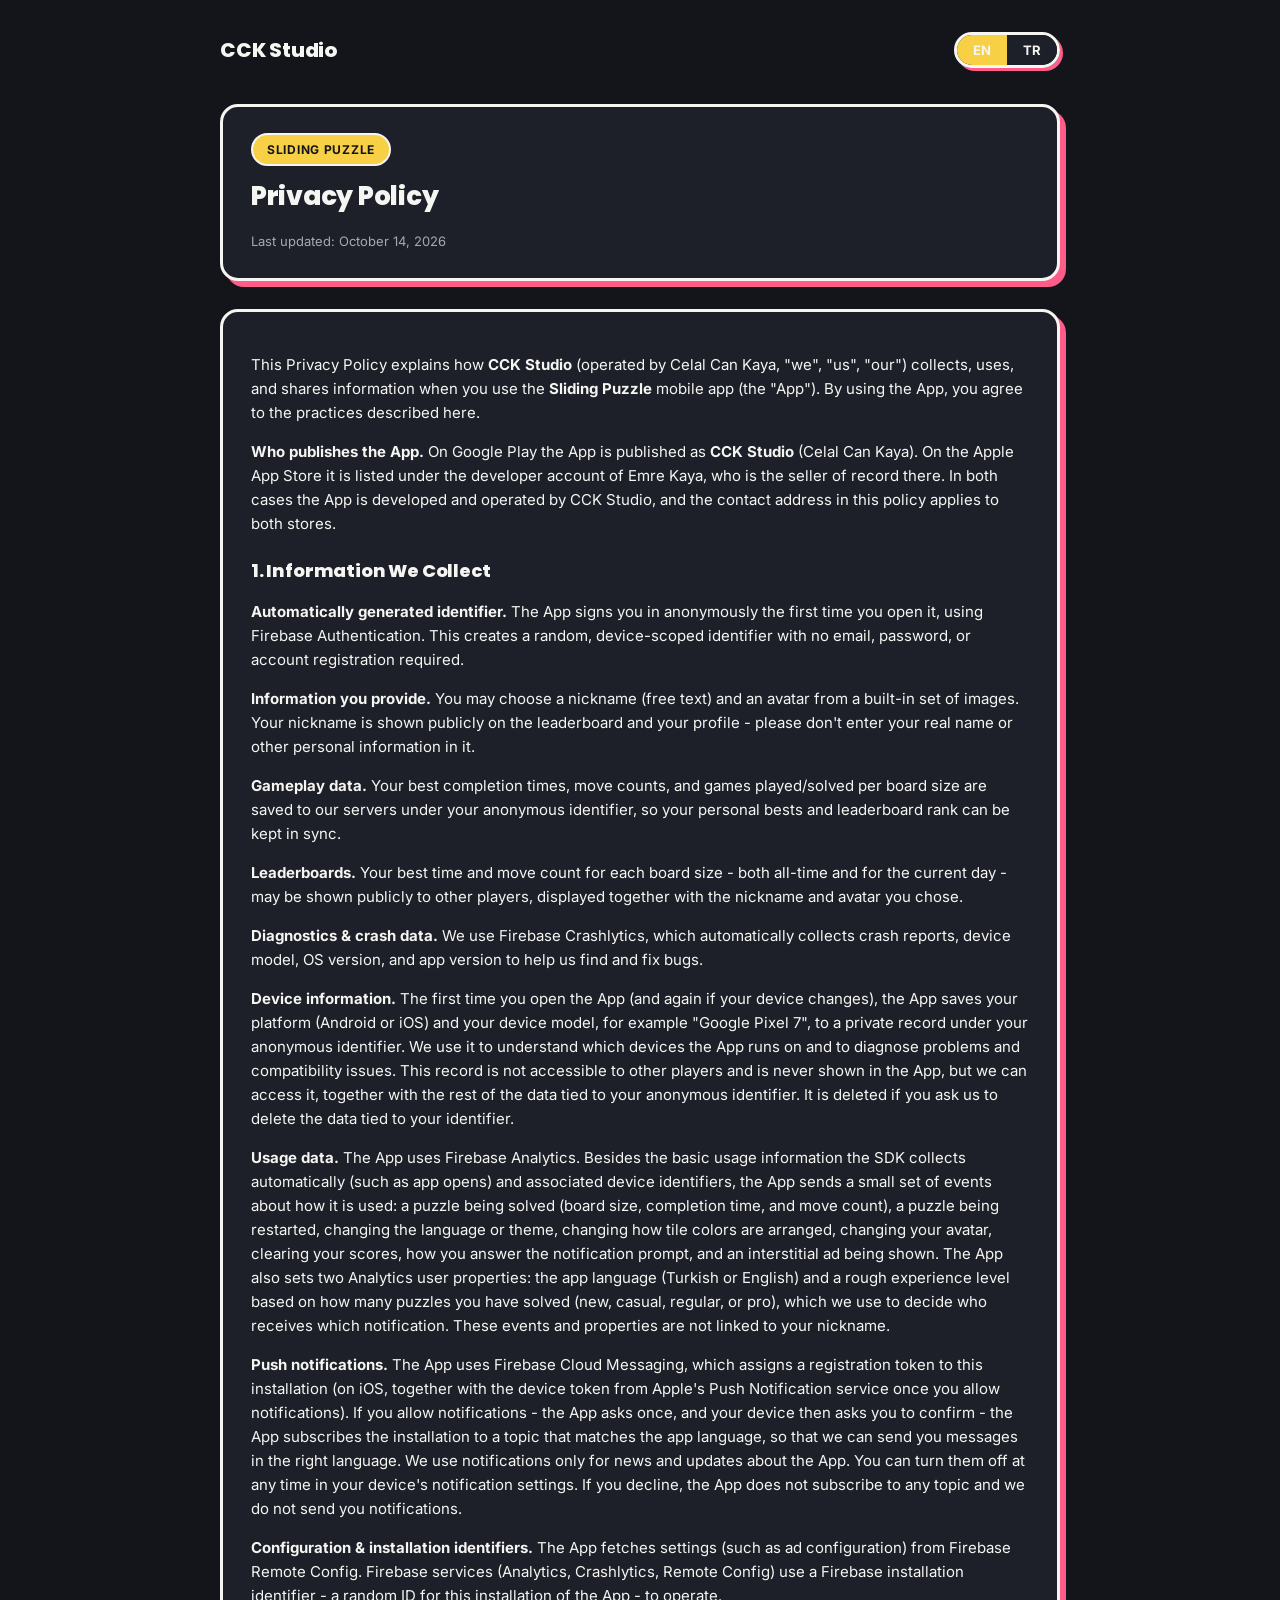
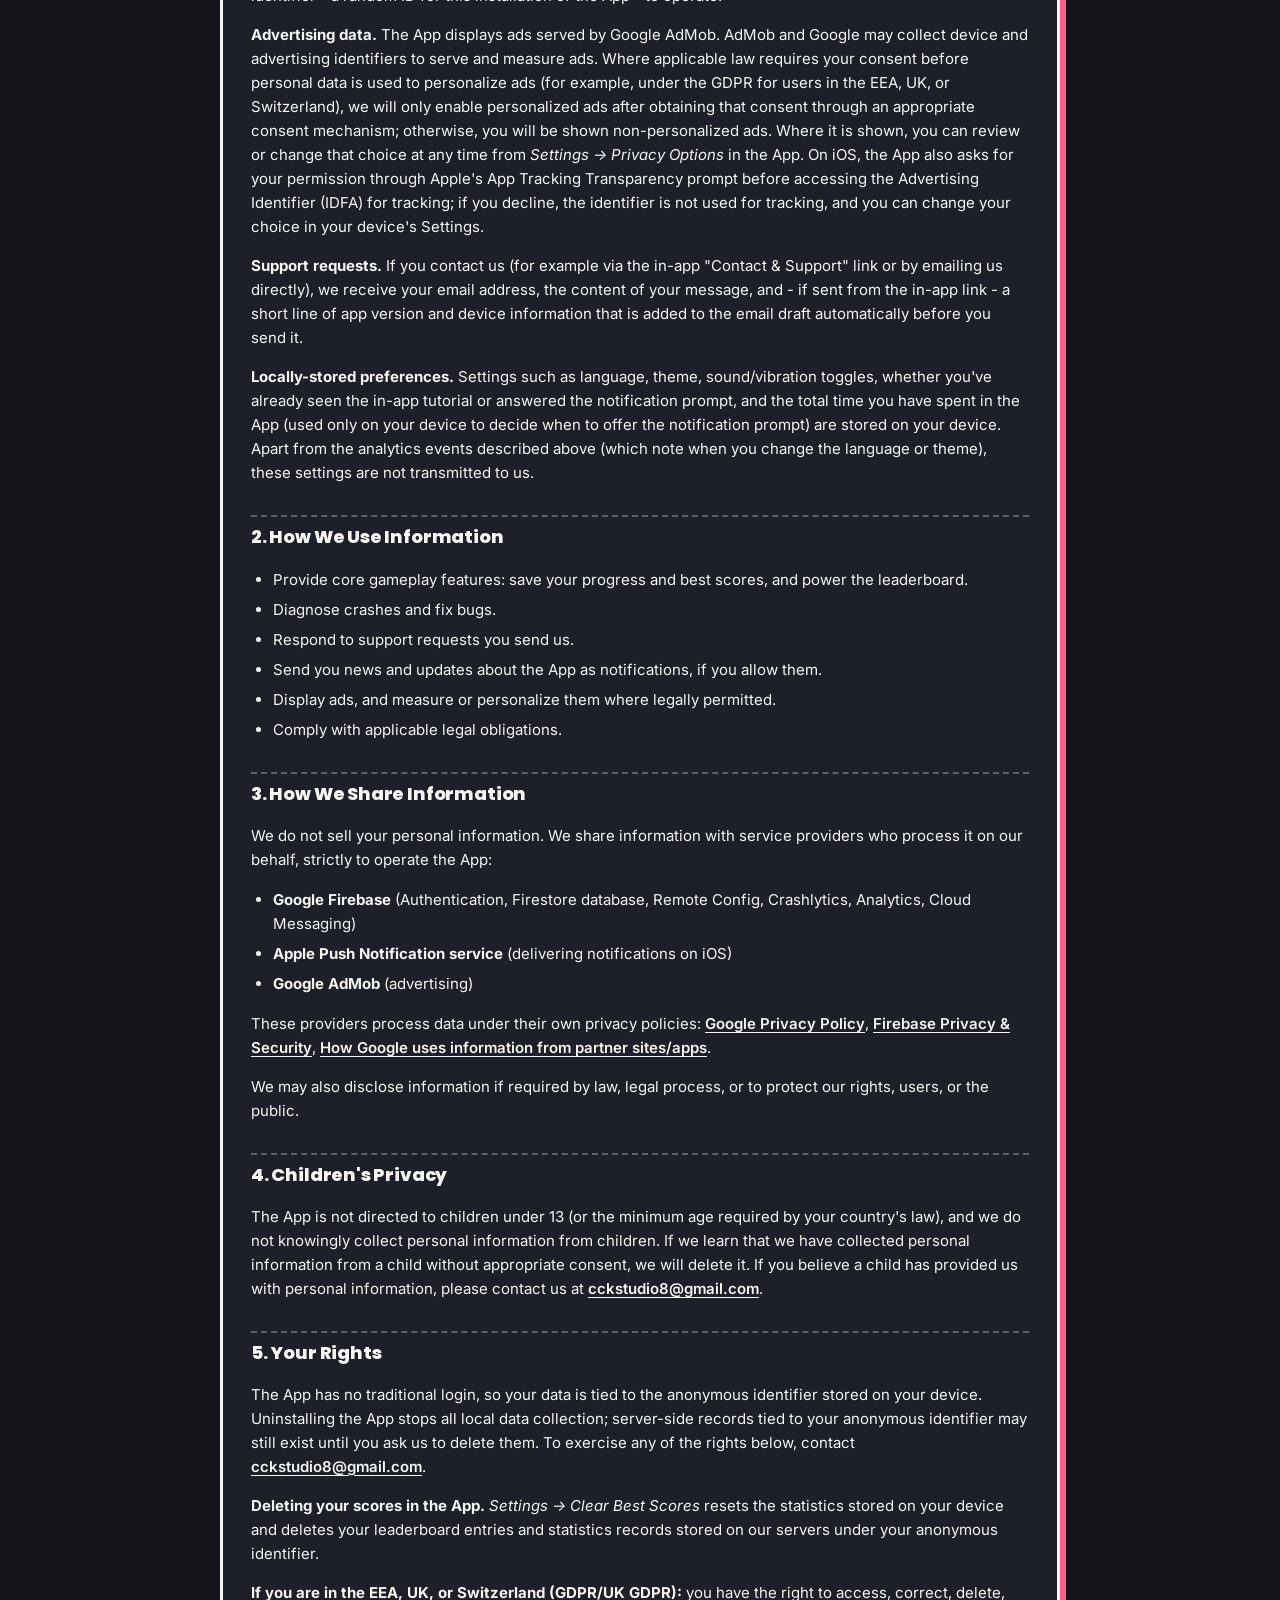
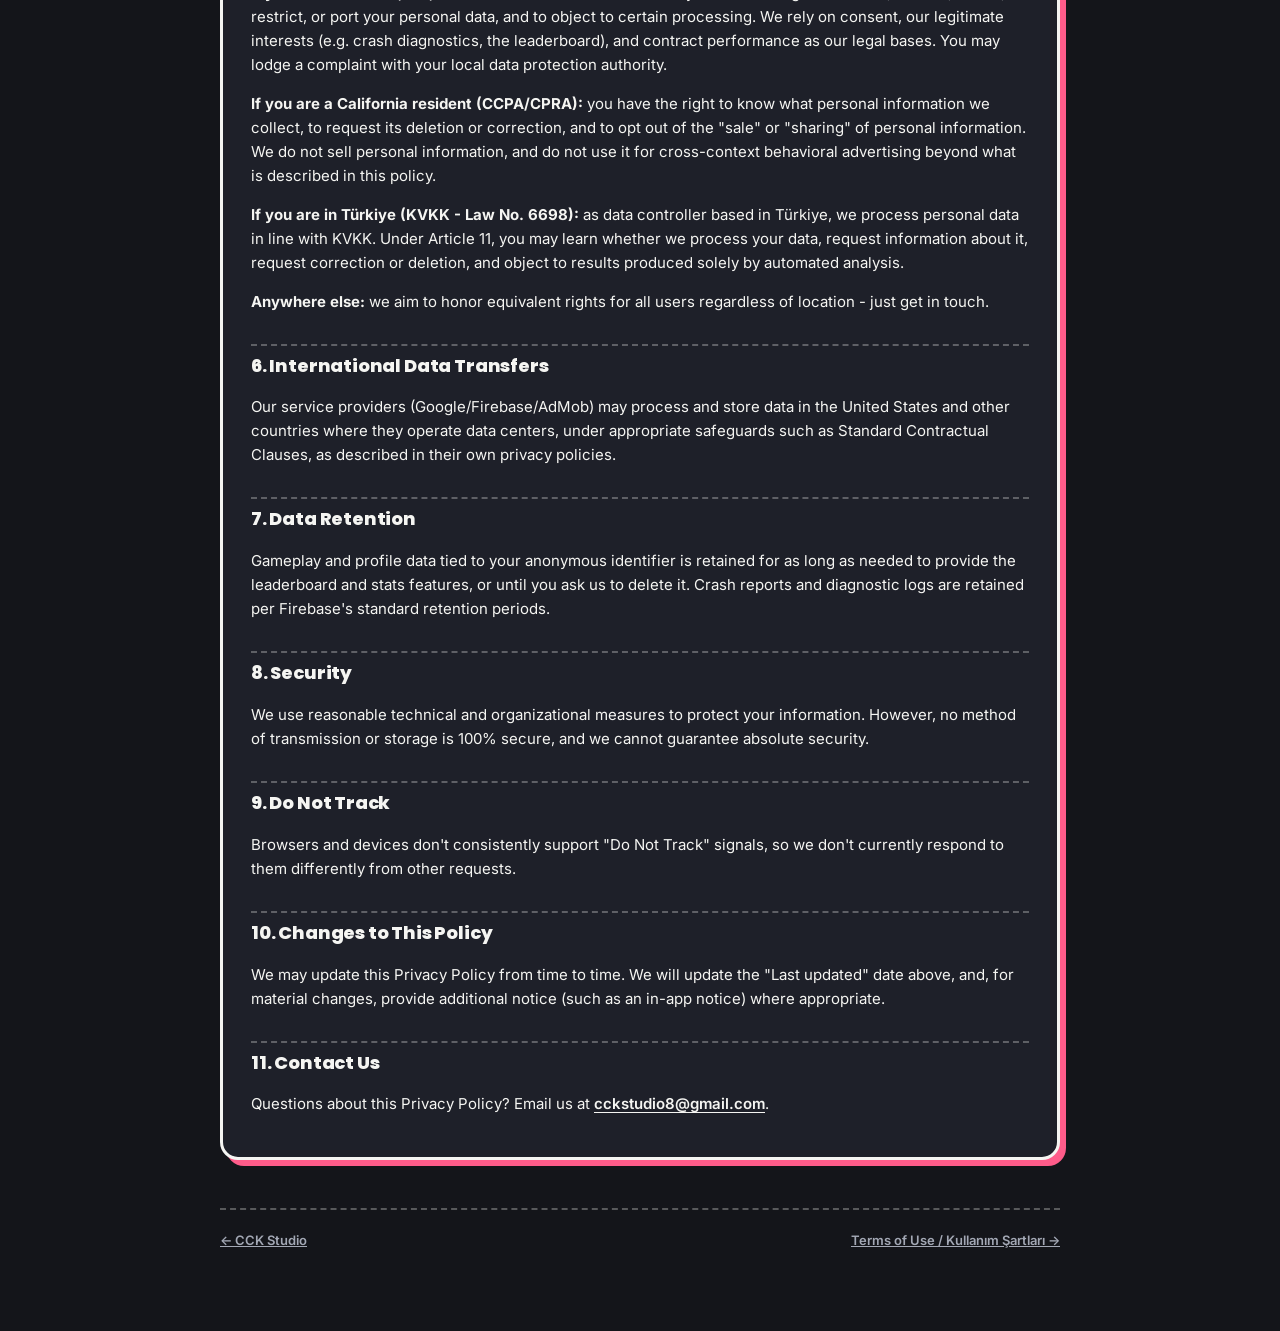
<file: apps/sliding-puzzle/privacy-policy.html>
<!DOCTYPE html>
<html lang="en" data-title-en="Sliding Puzzle - Privacy Policy" data-title-tr="Sliding Puzzle - Gizlilik Politikası">
<head>
  <meta charset="UTF-8" />
  <meta name="viewport" content="width=device-width, initial-scale=1" />
  <title>Sliding Puzzle - Privacy Policy</title>
  <meta name="description" content="Privacy Policy for the Sliding Puzzle app by CCK Studio." />
  <link rel="stylesheet" href="../../assets/css/style.css" />
</head>
<body>
  <div class="wrap">
    <div class="topbar">
      <a class="brand" href="../../index.html">CCK Studio</a>
      <div class="lang-toggle">
        <button type="button" data-lang="en">EN</button>
        <button type="button" data-lang="tr">TR</button>
      </div>
    </div>

    <div class="card">
      <div class="doc-header">
        <span class="pill" lang="en">Sliding Puzzle</span>
        <h1><span class="lang-block" data-lang="en">Privacy Policy</span><span class="lang-block" data-lang="tr" hidden>Gizlilik Politikası</span></h1>
        <p class="updated"><span class="lang-block" data-lang="en">Last updated: October 14, 2026</span><span class="lang-block" data-lang="tr" hidden>Son güncelleme: 14 Ekim 2026</span></p>
      </div>
    </div>

    <div class="card doc">
      <!-- ============================= ENGLISH ============================= -->
      <div class="lang-block" data-lang="en">
        <p>
          This Privacy Policy explains how <strong>CCK Studio</strong> (operated by Celal Can
          Kaya, "we", "us", "our") collects, uses, and shares information when you use the
          <strong>Sliding Puzzle</strong> mobile app (the "App"). By using the App, you agree to
          the practices described here.
        </p>

        <p><strong>Who publishes the App.</strong> On Google Play the App is published as
        <strong>CCK Studio</strong> (Celal Can Kaya). On the Apple App Store it is listed under
        the developer account of Emre Kaya, who is the seller of record there. In both cases the
        App is developed and operated by CCK Studio, and the contact address in this policy
        applies to both stores.</p>

        <h2>1. Information We Collect</h2>
        <p><strong>Automatically generated identifier.</strong> The App signs you in anonymously
        the first time you open it, using Firebase Authentication. This creates a random,
        device-scoped identifier with no email, password, or account registration required.</p>
        <p><strong>Information you provide.</strong> You may choose a nickname (free text) and an
        avatar from a built-in set of images. Your nickname is shown publicly on the leaderboard
        and your profile - please don't enter your real name or other personal information in it.</p>
        <p><strong>Gameplay data.</strong> Your best completion times, move counts, and games
        played/solved per board size are saved to our servers under your anonymous identifier, so
        your personal bests and leaderboard rank can be kept in sync.</p>
        <p><strong>Leaderboards.</strong> Your best time and move count for each board size - both
        all-time and for the current day - may be shown publicly to other players, displayed
        together with the nickname and avatar you chose.</p>
        <p><strong>Diagnostics &amp; crash data.</strong> We use Firebase Crashlytics, which
        automatically collects crash reports, device model, OS version, and app version to help us
        find and fix bugs.</p>
        <p><strong>Device information.</strong> The first time you open the App (and again if your
        device changes), the App saves your platform (Android or iOS) and your device model, for
        example "Google Pixel 7", to a private record under your anonymous identifier. We use it to
        understand which devices the App runs on and to diagnose problems and compatibility
        issues. This record is not accessible to other players and is never shown in the App, but
        we can access it, together with the rest of the data tied to your anonymous identifier.
        It is deleted if you ask us to delete the data tied to your identifier.</p>
        <p><strong>Usage data.</strong> The App uses Firebase Analytics. Besides the basic usage
        information the SDK collects automatically (such as app opens) and associated device
        identifiers, the App sends a small set of events about how it is used: a puzzle being
        solved (board size, completion time, and move count), a puzzle being restarted, changing
        the language or theme, changing how tile colors are arranged, changing your avatar,
        clearing your scores, how you answer the notification prompt, and an interstitial ad
        being shown. The App also sets two Analytics user properties: the app language (Turkish
        or English) and a rough experience level based on how many puzzles you have solved
        (new, casual, regular, or pro), which we use to decide who receives which notification.
        These events and properties are not linked to your nickname.</p>
        <p><strong>Push notifications.</strong> The App uses Firebase Cloud Messaging, which
        assigns a registration token to this installation (on iOS, together with the device token
        from Apple's Push Notification service once you allow notifications). If you allow
        notifications - the App asks once, and your device then asks you to confirm - the App
        subscribes the installation to a topic that matches the app language, so that we can send
        you messages in the right language. We use notifications only for news and updates about
        the App. You can turn them off at any time in your device's notification settings. If you
        decline, the App does not subscribe to any topic and we do not send you notifications.</p>
        <p><strong>Configuration &amp; installation identifiers.</strong> The App fetches settings
        (such as ad configuration) from Firebase Remote Config. Firebase services (Analytics,
        Crashlytics, Remote Config) use a Firebase installation identifier - a random ID for this
        installation of the App - to operate.</p>
        <p><strong>Advertising data.</strong> The App displays ads served by Google AdMob. AdMob
        and Google may collect device and advertising identifiers to serve and measure ads. Where
        applicable law requires your consent before personal data is used to personalize ads (for
        example, under the GDPR for users in the EEA, UK, or Switzerland), we will only enable
        personalized ads after obtaining that consent through an appropriate consent mechanism;
        otherwise, you will be shown non-personalized ads. Where it is shown, you can review or
        change that choice at any time from <em>Settings &rarr; Privacy Options</em> in the App.
        On iOS, the App also asks for your permission through Apple's App Tracking Transparency
        prompt before accessing the Advertising Identifier (IDFA) for tracking; if you decline,
        the identifier is not used for tracking, and you can change your choice in your device's
        Settings.</p>
        <p><strong>Support requests.</strong> If you contact us (for example via the in-app
        "Contact &amp; Support" link or by emailing us directly), we receive your email address,
        the content of your message, and - if sent from the in-app link - a short line of app
        version and device information that is added to the email draft automatically before you
        send it.</p>
        <p><strong>Locally-stored preferences.</strong> Settings such as language, theme,
        sound/vibration toggles, whether you've already seen the in-app tutorial or answered the
        notification prompt, and the total time you have spent in the App (used only on your
        device to decide when to offer the notification prompt) are stored on your device. Apart from the analytics events described above (which note when you
        change the language or theme), these settings are not transmitted to us.</p>

        <h2>2. How We Use Information</h2>
        <ul>
          <li>Provide core gameplay features: save your progress and best scores, and power the leaderboard.</li>
          <li>Diagnose crashes and fix bugs.</li>
          <li>Respond to support requests you send us.</li>
          <li>Send you news and updates about the App as notifications, if you allow them.</li>
          <li>Display ads, and measure or personalize them where legally permitted.</li>
          <li>Comply with applicable legal obligations.</li>
        </ul>

        <h2>3. How We Share Information</h2>
        <p>We do not sell your personal information. We share information with service providers
        who process it on our behalf, strictly to operate the App:</p>
        <ul>
          <li><strong>Google Firebase</strong> (Authentication, Firestore database, Remote Config, Crashlytics, Analytics, Cloud Messaging)</li>
          <li><strong>Apple Push Notification service</strong> (delivering notifications on iOS)</li>
          <li><strong>Google AdMob</strong> (advertising)</li>
        </ul>
        <p>These providers process data under their own privacy policies:
          <a href="https://policies.google.com/privacy" target="_blank" rel="noopener">Google Privacy Policy</a>,
          <a href="https://firebase.google.com/support/privacy" target="_blank" rel="noopener">Firebase Privacy &amp; Security</a>,
          <a href="https://policies.google.com/technologies/partner-sites" target="_blank" rel="noopener">How Google uses information from partner sites/apps</a>.
        </p>
        <p>We may also disclose information if required by law, legal process, or to protect our rights, users, or the public.</p>

        <h2>4. Children's Privacy</h2>
        <p>The App is not directed to children under 13 (or the minimum age required by your
        country's law), and we do not knowingly collect personal information from children. If we
        learn that we have collected personal information from a child without appropriate
        consent, we will delete it. If you believe a child has provided us with personal
        information, please contact us at <a href="mailto:cckstudio8@gmail.com">cckstudio8@gmail.com</a>.</p>

        <h2>5. Your Rights</h2>
        <p>The App has no traditional login, so your data is tied to the anonymous identifier
        stored on your device. Uninstalling the App stops all local data collection; server-side
        records tied to your anonymous identifier may still exist until you ask us to delete them.
        To exercise any of the rights below, contact <a href="mailto:cckstudio8@gmail.com">cckstudio8@gmail.com</a>.</p>
        <p><strong>Deleting your scores in the App.</strong> <em>Settings &rarr; Clear Best Scores</em>
        resets the statistics stored on your device and deletes your leaderboard entries and
        statistics records stored on our servers under your anonymous identifier.</p>
        <p><strong>If you are in the EEA, UK, or Switzerland (GDPR/UK GDPR):</strong> you have the
        right to access, correct, delete, restrict, or port your personal data, and to object to
        certain processing. We rely on consent, our legitimate interests (e.g. crash diagnostics,
        the leaderboard), and contract performance as our legal bases. You may lodge a complaint
        with your local data protection authority.</p>
        <p><strong>If you are a California resident (CCPA/CPRA):</strong> you have the right to
        know what personal information we collect, to request its deletion or correction, and to
        opt out of the "sale" or "sharing" of personal information. We do not sell personal
        information, and do not use it for cross-context behavioral advertising beyond what is
        described in this policy.</p>
        <p><strong>If you are in Türkiye (KVKK - Law No. 6698):</strong> as data controller based
        in Türkiye, we process personal data in line with KVKK. Under Article 11, you may learn
        whether we process your data, request information about it, request correction or
        deletion, and object to results produced solely by automated analysis.</p>
        <p><strong>Anywhere else:</strong> we aim to honor equivalent rights for all users
        regardless of location - just get in touch.</p>

        <h2>6. International Data Transfers</h2>
        <p>Our service providers (Google/Firebase/AdMob) may process and store data in the United
        States and other countries where they operate data centers, under appropriate safeguards
        such as Standard Contractual Clauses, as described in their own privacy policies.</p>

        <h2>7. Data Retention</h2>
        <p>Gameplay and profile data tied to your anonymous identifier is retained for as long as
        needed to provide the leaderboard and stats features, or until you ask us to delete it.
        Crash reports and diagnostic logs are retained per Firebase's standard retention periods.</p>

        <h2>8. Security</h2>
        <p>We use reasonable technical and organizational measures to protect your information.
        However, no method of transmission or storage is 100% secure, and we cannot guarantee
        absolute security.</p>

        <h2>9. Do Not Track</h2>
        <p>Browsers and devices don't consistently support "Do Not Track" signals, so we don't
        currently respond to them differently from other requests.</p>

        <h2>10. Changes to This Policy</h2>
        <p>We may update this Privacy Policy from time to time. We will update the "Last updated"
        date above, and, for material changes, provide additional notice (such as an in-app
        notice) where appropriate.</p>

        <h2>11. Contact Us</h2>
        <p>Questions about this Privacy Policy? Email us at
        <a href="mailto:cckstudio8@gmail.com">cckstudio8@gmail.com</a>.</p>
      </div>

      <!-- ============================= TÜRKÇE ============================= -->
      <div class="lang-block" data-lang="tr" hidden>
        <p>
          Bu Gizlilik Politikası, <strong>Sliding Puzzle</strong> mobil uygulamasını ("Uygulama")
          kullandığınızda <strong>CCK Studio</strong>'nun (Celal Can Kaya tarafından işletilmektedir;
          "biz", "bize") bilgilerinizi nasıl topladığını, kullandığını ve paylaştığını açıklar.
          Uygulamayı kullanarak burada açıklanan uygulamaları kabul etmiş olursunuz.
        </p>

        <p><strong>Uygulamayı kim yayınlıyor?</strong> Uygulama, Google Play'de
        <strong>CCK Studio</strong> (Celal Can Kaya) adıyla yayınlanır. Apple App Store'da ise,
        orada satıcı olarak görünen Emre Kaya'nın geliştirici hesabı altında listelenir. Her iki
        durumda da Uygulama CCK Studio tarafından geliştirilir ve işletilir; bu politikadaki
        iletişim adresi her iki mağaza için de geçerlidir.</p>

        <h2>1. Topladığımız Bilgiler</h2>
        <p><strong>Otomatik oluşturulan kimlik.</strong> Uygulamayı ilk açtığınızda, Firebase
        Authentication kullanılarak anonim olarak oturum açılır. Bu, e-posta, şifre veya hesap
        kaydı gerektirmeyen, rastgele ve cihaza özel bir kimlik oluşturur.</p>
        <p><strong>Sizin sağladığınız bilgiler.</strong> Serbest metin olarak bir takma ad ve
        hazır görsellerden oluşan bir avatar seçebilirsiniz. Takma adınız liderlik tablosunda ve
        profilinizde herkese açık şekilde gösterilir - lütfen gerçek adınızı veya başka kişisel
        bilgilerinizi buraya yazmayın.</p>
        <p><strong>Oyun verileri.</strong> Her tahta boyutu için en iyi tamamlama sürenizin,
        hamle sayınızın ve oynanan/çözülen oyun sayınızın, kişisel rekorlarınızın ve liderlik
        tablosu sıralamanızın senkronize kalabilmesi için anonim kimliğiniz altında
        sunucularımıza kaydedilir.</p>
        <p><strong>Liderlik tabloları.</strong> Her tahta boyutu için en iyi süreniz ve hamle
        sayınız - hem tüm zamanlar hem de bugün için - seçtiğiniz takma ad ve avatarla birlikte
        diğer oyunculara herkese açık şekilde gösterilebilir.</p>
        <p><strong>Tanılama ve çökme verileri.</strong> Hataları bulup düzeltmemize yardımcı
        olmak için, çökme raporlarını, cihaz modelini, işletim sistemi sürümünü ve uygulama
        sürümünü otomatik olarak toplayan Firebase Crashlytics'i kullanıyoruz.</p>
        <p><strong>Cihaz bilgisi.</strong> Uygulamayı ilk açtığınızda (ve cihazınız değişirse
        yeniden), Uygulama platformunuzu (Android veya iOS) ve cihaz modelinizi, örneğin "Google
        Pixel 7", anonim kimliğinize bağlı özel bir kayda kaydeder. Bunu, Uygulamanın hangi
        cihazlarda çalıştığını anlamak ve sorunları ile uyumluluk problemlerini teşhis etmek için
        kullanırız. Bu kayıt diğer oyuncular tarafından erişilemez ve Uygulamada hiçbir yerde
        gösterilmez; ancak biz, anonim kimliğinize bağlı diğer verilerle birlikte ona erişebiliriz.
        Kimliğinize bağlı verilerin silinmesini talep ederseniz silinir.</p>
        <p><strong>Kullanım verileri.</strong> Uygulama, Firebase Analytics kullanmaktadır. SDK'nın
        otomatik olarak topladığı temel kullanım bilgilerine (uygulama açılışları gibi) ve
        ilişkili cihaz kimliklerine ek olarak Uygulama, nasıl kullanıldığına dair az sayıda
        etkinlik gönderir: bir bulmacanın çözülmesi (tahta boyutu, tamamlama süresi ve hamle
        sayısı), bir bulmacanın yeniden başlatılması, dil veya temanın değiştirilmesi, karo
        renklerinin düzeninin değiştirilmesi, avatarın değiştirilmesi, skorların temizlenmesi,
        bildirim istemine verdiğiniz yanıt ve bir geçiş reklamının gösterilmesi. Uygulama ayrıca
        iki Analytics kullanıcı özelliği belirler: uygulama dili (Türkçe veya İngilizce) ve kaç
        bulmaca çözdüğünüze göre kabaca bir deneyim düzeyi (yeni, ara sıra, düzenli veya usta);
        bunları kimin hangi bildirimi alacağına karar vermek için kullanırız. Bu etkinlikler ve
        özellikler takma adınızla ilişkilendirilmez.</p>
        <p><strong>Anlık bildirimler.</strong> Uygulama, bu kuruluma bir kayıt belirteci atayan
        Firebase Cloud Messaging'i kullanır (iOS'ta, bildirimlere izin verdiğinizde Apple'ın Push
        Notification servisinden gelen cihaz belirteciyle birlikte). Bildirimlere izin verirseniz
        - Uygulama bir kez sorar, ardından cihazınız onayınızı ister - Uygulama, size doğru dilde
        mesaj gönderebilmemiz için kurulumu uygulama diline uyan bir konuya abone eder.
        Bildirimleri yalnızca Uygulama hakkındaki haberler ve güncellemeler için kullanırız.
        Bildirimleri istediğiniz zaman cihazınızın bildirim ayarlarından kapatabilirsiniz. İzin
        vermezseniz Uygulama hiçbir konuya abone olmaz ve size bildirim göndermeyiz.</p>
        <p><strong>Yapılandırma ve kurulum kimlikleri.</strong> Uygulama, ayarları (reklam
        yapılandırması gibi) Firebase Remote Config'den alır. Firebase hizmetleri (Analytics,
        Crashlytics, Remote Config), çalışmak için bir Firebase kurulum kimliği - Uygulamanın bu
        kurulumuna ait rastgele bir kimlik - kullanır.</p>
        <p><strong>Reklam verileri.</strong> Uygulama, Google AdMob tarafından sunulan reklamları
        gösterir. AdMob ve Google, reklamları sunmak ve ölçmek için cihaz ve reklam kimliklerini
        toplayabilir. Yürürlükteki mevzuatın kişisel verilerin reklam kişiselleştirmesinde
        kullanılmadan önce onayınızı gerektirdiği durumlarda (örneğin AB Ekonomik Alanı, Birleşik
        Krallık veya İsviçre'deki kullanıcılar için GDPR kapsamında), kişiselleştirilmiş reklamları
        yalnızca uygun bir onay mekanizmasıyla onayınızı aldıktan sonra etkinleştireceğiz; aksi
        halde size kişiselleştirilmemiş reklamlar gösterilir. Gösterildiği durumlarda bu tercihi,
        Uygulamadaki <em>Ayarlar &rarr; Gizlilik Seçenekleri</em> bölümünden istediğiniz zaman
        gözden geçirebilir veya değiştirebilirsiniz. iOS'ta Uygulama ayrıca, takip amacıyla
        Reklam Tanımlayıcısına (IDFA) erişmeden önce Apple'ın Uygulama İzleme Şeffaflığı (App
        Tracking Transparency) istemi aracılığıyla izninizi ister; reddederseniz tanımlayıcı
        takip için kullanılmaz ve tercihinizi cihazınızın Ayarlar bölümünden değiştirebilirsiniz.</p>
        <p><strong>Destek talepleri.</strong> Bizimle iletişime geçerseniz (uygulama içi
        "İletişim ve Destek" bağlantısı ile veya doğrudan e-posta yoluyla), e-posta adresinizi,
        mesajınızın içeriğini ve - uygulama içi bağlantı üzerinden gönderildiyse - e-posta
        taslağına gönderilmeden önce otomatik olarak eklenen kısa bir uygulama sürümü/cihaz bilgisi
        satırını alırız.</p>
        <p><strong>Cihazda saklanan tercihler.</strong> Dil, tema, ses/titreşim ayarları ve
        uygulama içi öğreticiyi veya bildirim istemini daha önce görüp görmediğiniz ve Uygulamada
        geçirdiğiniz toplam süre (yalnızca bildirim isteminin ne zaman sunulacağına cihazınızda
        karar vermek için kullanılır) gibi bilgiler cihazınızda saklanır.
        Yukarıda açıklanan analitik etkinlikler (dil veya temayı değiştirdiğinizi kaydeder)
        dışında, bu ayarlar bize iletilmez.</p>

        <h2>2. Bilgileri Nasıl Kullanıyoruz</h2>
        <ul>
          <li>Temel oyun özelliklerini sağlamak: ilerlemenizi ve en iyi skorlarınızı kaydetmek, liderlik tablosunu çalıştırmak.</li>
          <li>Çökmeleri teşhis etmek ve hataları düzeltmek.</li>
          <li>Bize gönderdiğiniz destek taleplerine yanıt vermek.</li>
          <li>İzin vermeniz halinde, Uygulama hakkındaki haberleri ve güncellemeleri bildirim olarak göndermek.</li>
          <li>Reklam göstermek ve yasal olarak izin verilen durumlarda ölçmek veya kişiselleştirmek.</li>
          <li>Yürürlükteki yasal yükümlülüklere uymak.</li>
        </ul>

        <h2>3. Bilgileri Nasıl Paylaşıyoruz</h2>
        <p>Kişisel bilgilerinizi satmıyoruz. Uygulamayı işletmek amacıyla, bilgileri bizim adımıza
        işleyen hizmet sağlayıcılarla paylaşıyoruz:</p>
        <ul>
          <li><strong>Google Firebase</strong> (Authentication, Firestore veritabanı, Remote Config, Crashlytics, Analytics, Cloud Messaging)</li>
          <li><strong>Apple Push Notification service</strong> (iOS'ta bildirimlerin iletilmesi)</li>
          <li><strong>Google AdMob</strong> (reklamcılık)</li>
        </ul>
        <p>Bu sağlayıcılar verileri kendi gizlilik politikaları kapsamında işler:
          <a href="https://policies.google.com/privacy" target="_blank" rel="noopener">Google Gizlilik Politikası</a>,
          <a href="https://firebase.google.com/support/privacy" target="_blank" rel="noopener">Firebase Gizlilik ve Güvenlik</a>,
          <a href="https://policies.google.com/technologies/partner-sites" target="_blank" rel="noopener">Google'ın ortak site/uygulamalardan gelen bilgileri nasıl kullandığı</a>.
        </p>
        <p>Ayrıca yasa, yasal süreç gereği veya haklarımızı, kullanıcılarımızı ya da kamuyu korumak
        amacıyla bilgi açıklayabiliriz.</p>

        <h2>4. Çocukların Gizliliği</h2>
        <p>Uygulama, 13 yaşın altındaki çocuklara (veya ülkenizin yasalarının gerektirdiği asgari
        yaşın altındaki çocuklara) yönelik değildir ve çocuklardan bilerek kişisel bilgi
        toplamıyoruz. Uygun onay olmaksızın bir çocuktan kişisel bilgi topladığımızı öğrenirsek,
        bu bilgiyi sileriz. Bir çocuğun bize kişisel bilgi verdiğini düşünüyorsanız, lütfen
        <a href="mailto:cckstudio8@gmail.com">cckstudio8@gmail.com</a> adresinden bizimle iletişime geçin.</p>

        <h2>5. Haklarınız</h2>
        <p>Uygulamada geleneksel bir giriş sistemi bulunmadığından verileriniz cihazınızda
        saklanan anonim kimliğe bağlıdır. Uygulamayı kaldırmak tüm yerel veri toplamayı durdurur;
        ancak silme talebinde bulunana kadar anonim kimliğinize bağlı sunucu taraflı kayıtlar
        varlığını sürdürebilir. Aşağıdaki haklardan herhangi birini kullanmak için
        <a href="mailto:cckstudio8@gmail.com">cckstudio8@gmail.com</a> adresinden bizimle iletişime
        geçin.</p>
        <p><strong>Skorlarınızı Uygulamada silme.</strong> <em>Ayarlar &rarr; En İyi Skorları
        Temizle</em>, cihazınızda saklanan istatistikleri sıfırlar ve anonim kimliğiniz altında
        sunucularımızda saklanan liderlik tablosu girdilerinizi ve istatistik kayıtlarınızı siler.</p>
        <p><strong>AB Ekonomik Alanı, Birleşik Krallık veya İsviçre'deyseniz (GDPR/UK GDPR):</strong>
        kişisel verilerinize erişme, düzeltme, silme, işlemeyi kısıtlama veya taşıma ve belirli
        işlemlere itiraz etme hakkına sahipsiniz. Hukuki dayanak olarak rızanıza, meşru
        menfaatlerimize (ör. çökme tanılaması, liderlik tablosu) ve sözleşmenin ifasına
        dayanıyoruz. Yerel veri koruma otoritenize şikayette bulunabilirsiniz.</p>
        <p><strong>Kaliforniya sakiniyseniz (CCPA/CPRA):</strong> hangi kişisel bilgileri
        topladığımızı öğrenme, silinmesini veya düzeltilmesini talep etme ve kişisel bilgilerin
        "satışından" veya "paylaşımından" vazgeçme hakkına sahipsiniz. Kişisel bilgileri satmıyoruz
        ve bu politikada açıklananın ötesinde çapraz bağlamlı davranışsal reklamcılık için
        kullanmıyoruz.</p>
        <p><strong>Türkiye'deyseniz (KVKK - 6698 Sayılı Kanun):</strong> Türkiye merkezli veri
        sorumlusu olarak, kişisel verileri KVKK'ya uygun şekilde işliyoruz. 11. madde uyarınca,
        verilerinizi işleyip işlemediğimizi öğrenme, bilgi talep etme, düzeltme veya silinmesini
        isteme ve yalnızca otomatik analiz sonucu ortaya çıkan sonuçlara itiraz etme hakkına
        sahipsiniz.</p>
        <p><strong>Başka herhangi bir yerdeyseniz:</strong> konumunuzdan bağımsız olarak tüm
        kullanıcılar için eşdeğer haklara saygı göstermeyi hedefliyoruz - bizimle iletişime
        geçmeniz yeterli.</p>

        <h2>6. Uluslararası Veri Aktarımları</h2>
        <p>Hizmet sağlayıcılarımız (Google/Firebase/AdMob), verileri kendi gizlilik politikalarında
        açıklandığı üzere Standart Sözleşme Hükümleri gibi uygun güvencelerle, veri merkezlerinin
        bulunduğu Amerika Birleşik Devletleri ve diğer ülkelerde işleyebilir ve depolayabilir.</p>

        <h2>7. Veri Saklama</h2>
        <p>Anonim kimliğinize bağlı oyun ve profil verileri, liderlik tablosu ve istatistik
        özelliklerini sağlamak için gerekli olduğu sürece veya siz silinmesini talep edene kadar
        saklanır. Çökme raporları ve tanılama günlükleri, Firebase'in standart saklama süreleri
        doğrultusunda tutulur.</p>

        <h2>8. Güvenlik</h2>
        <p>Bilgilerinizi korumak için makul teknik ve organizasyonel önlemler alıyoruz. Ancak
        hiçbir iletim veya depolama yöntemi %100 güvenli değildir ve mutlak güvenliği garanti
        edemeyiz.</p>

        <h2>9. Do Not Track</h2>
        <p>Tarayıcılar ve cihazlar "Do Not Track" sinyallerini tutarlı şekilde desteklemediğinden,
        şu anda bu sinyallere diğer taleplerden farklı şekilde yanıt vermiyoruz.</p>

        <h2>10. Bu Politikadaki Değişiklikler</h2>
        <p>Bu Gizlilik Politikasını zaman zaman güncelleyebiliriz. Yukarıdaki "Son güncelleme"
        tarihini güncelleyecek ve önemli değişiklikler için, uygun olduğunda uygulama içi bildirim
        gibi ek bir bildirim sağlayacağız.</p>

        <h2>11. Bize Ulaşın</h2>
        <p>Bu Gizlilik Politikası hakkında sorularınız mı var? Bize
        <a href="mailto:cckstudio8@gmail.com">cckstudio8@gmail.com</a> adresinden e-posta gönderin.</p>
      </div>
    </div>

    <footer>
      <a href="../../index.html">&larr; CCK Studio</a>
      <a href="terms-of-use.html">Terms of Use / Kullanım Şartları &rarr;</a>
    </footer>
  </div>
  <script src="../../assets/js/lang-toggle.js"></script>
</body>
</html>
</file>
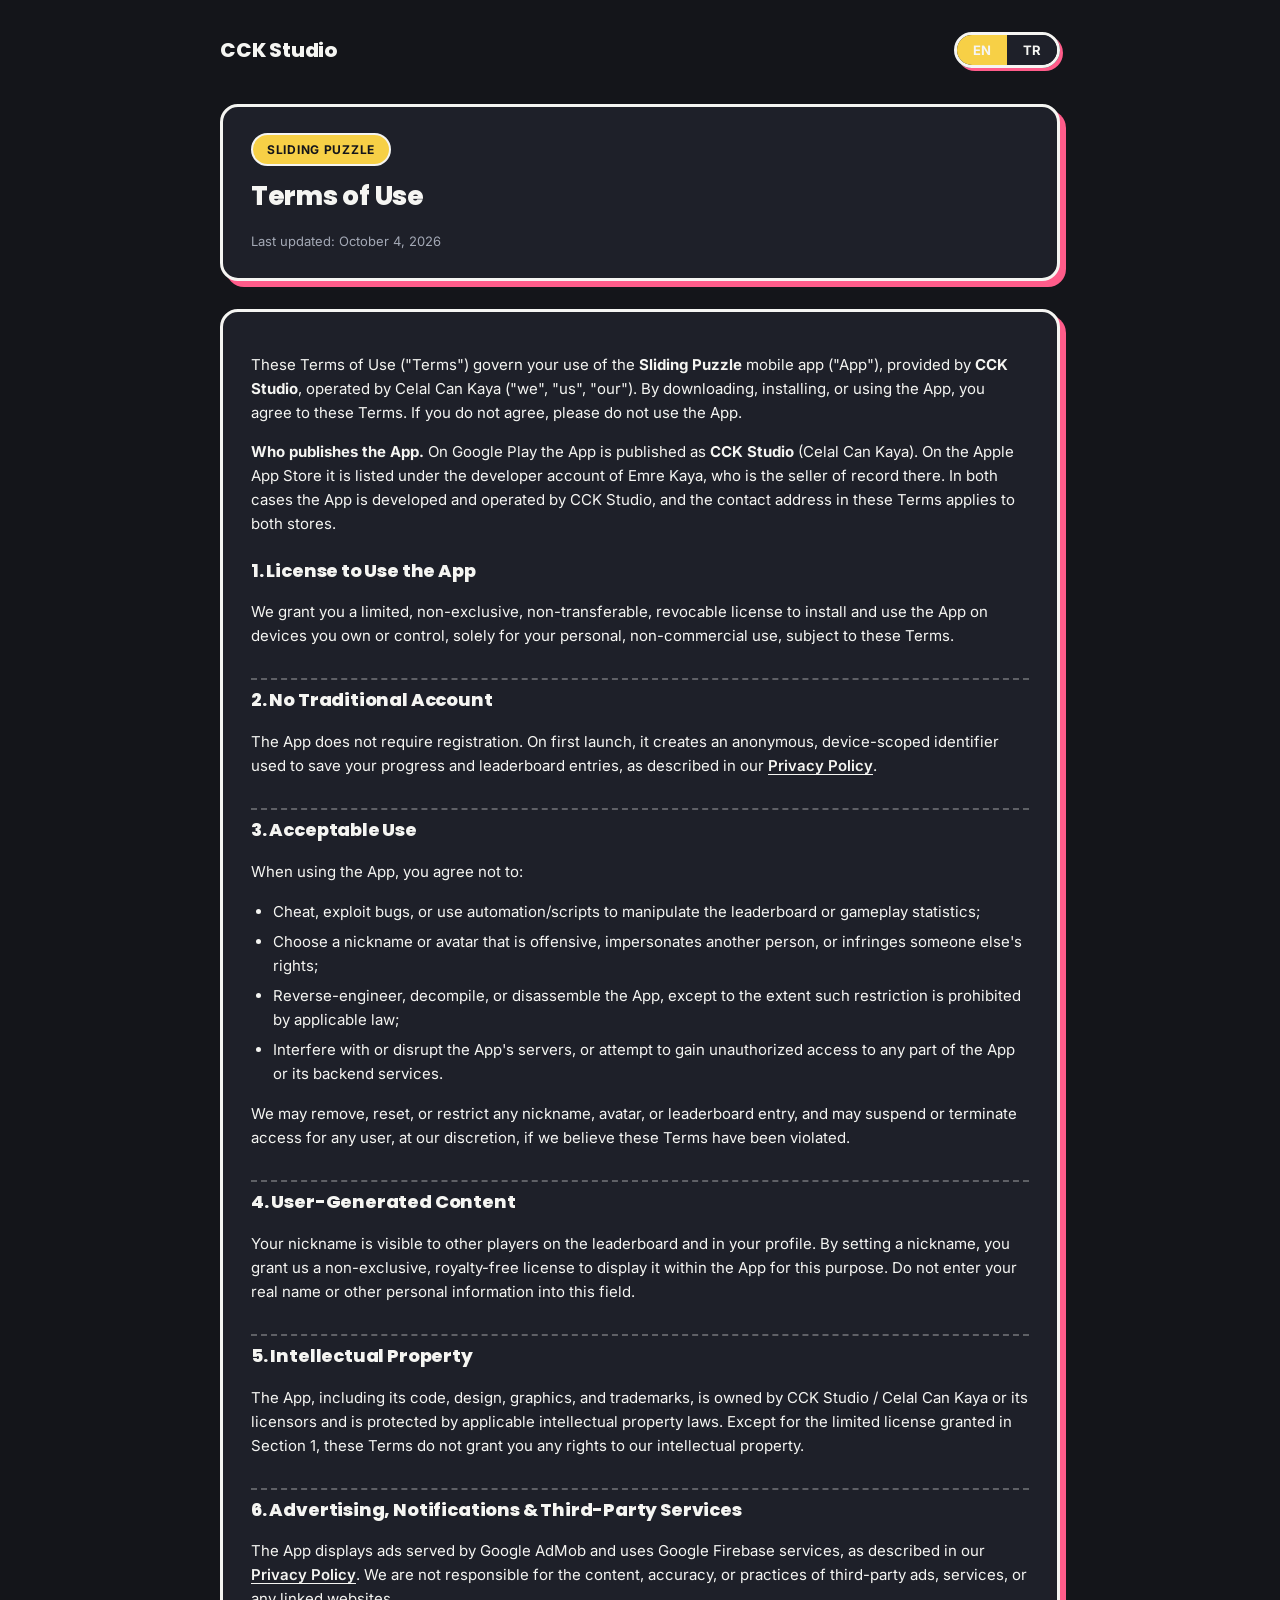
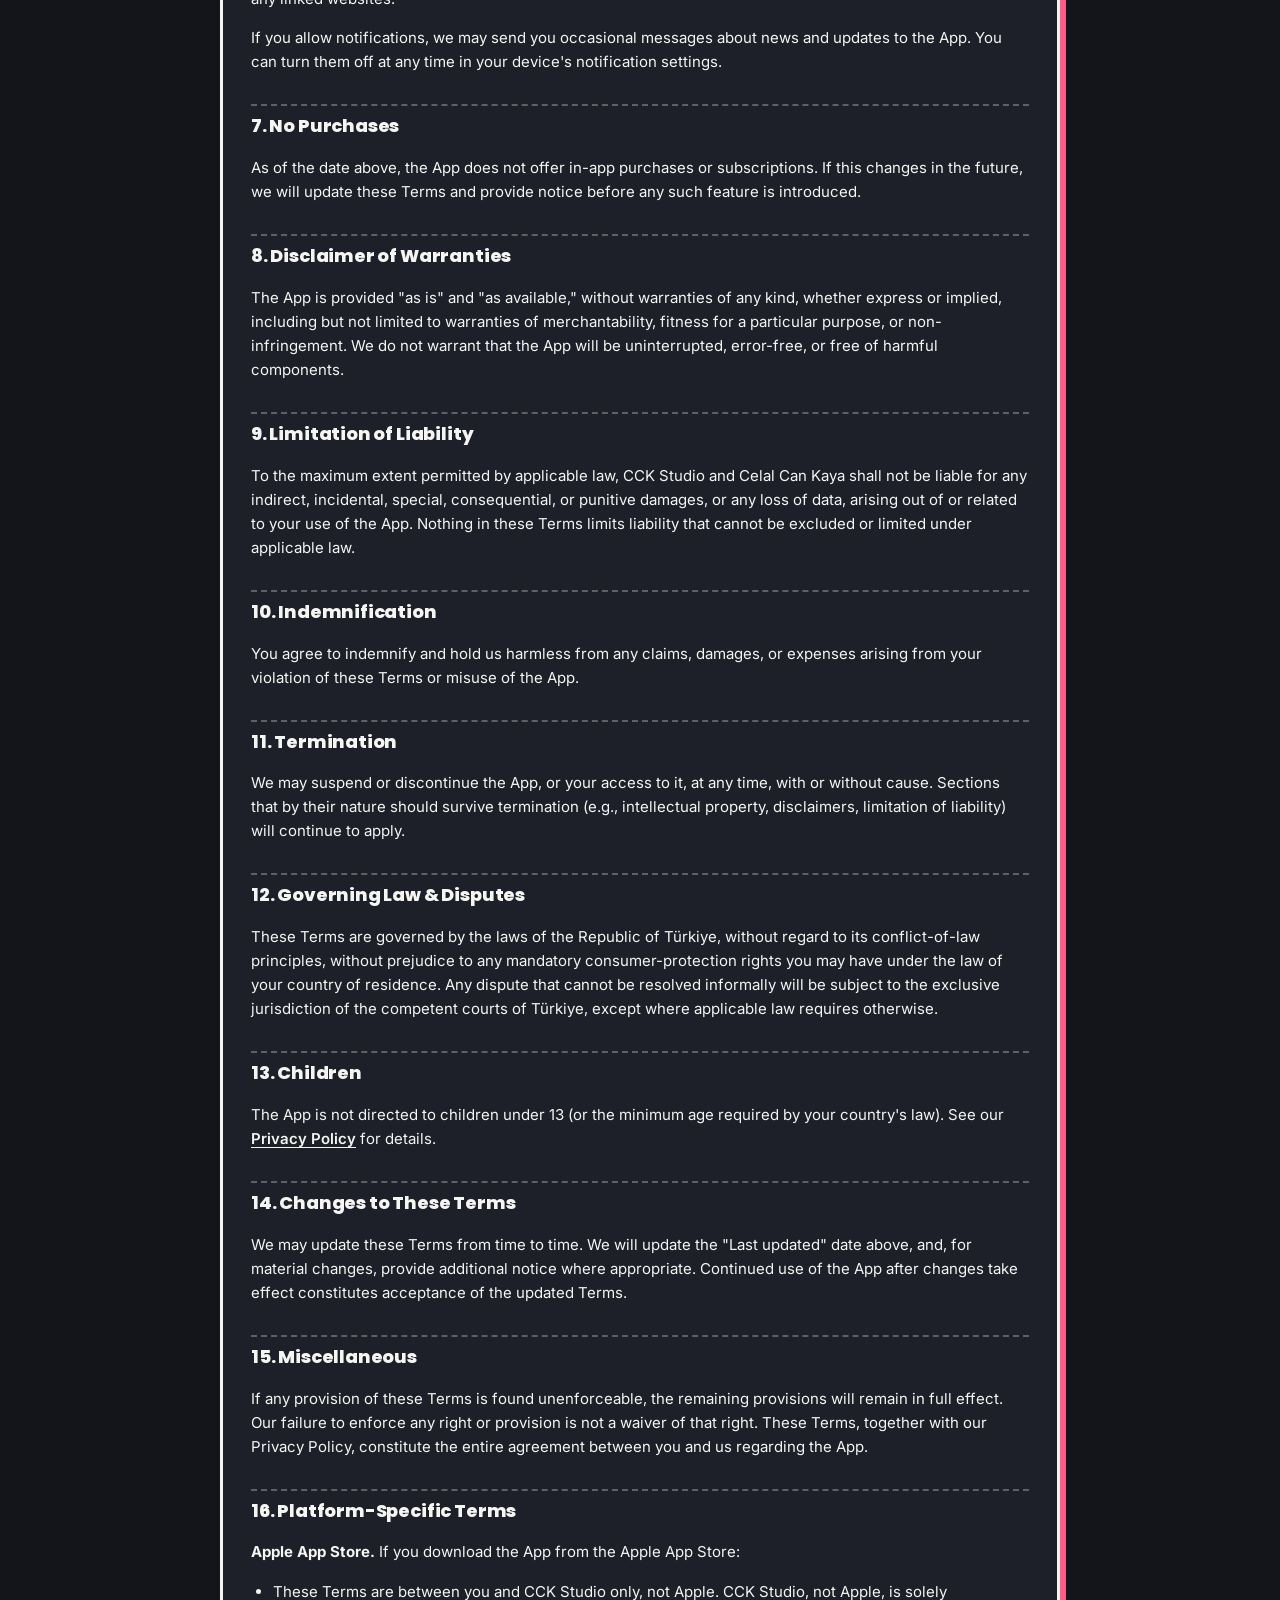
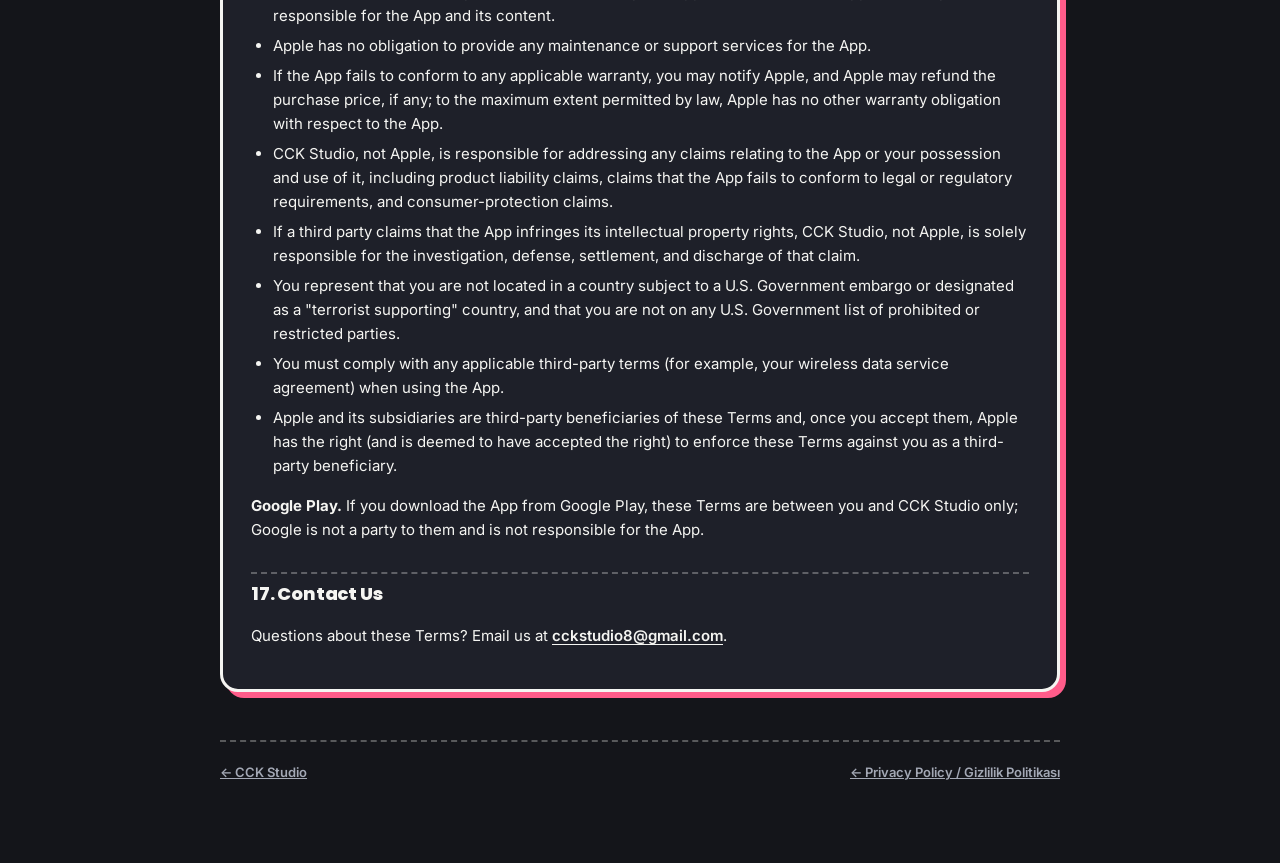
<file: apps/sliding-puzzle/terms-of-use.html>
<!DOCTYPE html>
<html lang="en" data-title-en="Sliding Puzzle - Terms of Use" data-title-tr="Sliding Puzzle - Kullanım Şartları">
<head>
  <meta charset="UTF-8" />
  <meta name="viewport" content="width=device-width, initial-scale=1" />
  <title>Sliding Puzzle - Terms of Use</title>
  <meta name="description" content="Terms of Use for the Sliding Puzzle app by CCK Studio." />
  <link rel="stylesheet" href="../../assets/css/style.css" />
</head>
<body>
  <div class="wrap">
    <div class="topbar">
      <a class="brand" href="../../index.html">CCK Studio</a>
      <div class="lang-toggle">
        <button type="button" data-lang="en">EN</button>
        <button type="button" data-lang="tr">TR</button>
      </div>
    </div>

    <div class="card">
      <div class="doc-header">
        <span class="pill" lang="en">Sliding Puzzle</span>
        <h1><span class="lang-block" data-lang="en">Terms of Use</span><span class="lang-block" data-lang="tr" hidden>Kullanım Şartları</span></h1>
        <p class="updated"><span class="lang-block" data-lang="en">Last updated: October 4, 2026</span><span class="lang-block" data-lang="tr" hidden>Son güncelleme: 4 Ekim 2026</span></p>
      </div>
    </div>

    <div class="card doc">
      <!-- ============================= ENGLISH ============================= -->
      <div class="lang-block" data-lang="en">
        <p>
          These Terms of Use ("Terms") govern your use of the <strong>Sliding Puzzle</strong>
          mobile app ("App"), provided by <strong>CCK Studio</strong>, operated by Celal Can Kaya
          ("we", "us", "our"). By downloading, installing, or using the App, you agree to these
          Terms. If you do not agree, please do not use the App.
        </p>

        <p><strong>Who publishes the App.</strong> On Google Play the App is published as
        <strong>CCK Studio</strong> (Celal Can Kaya). On the Apple App Store it is listed under
        the developer account of Emre Kaya, who is the seller of record there. In both cases the
        App is developed and operated by CCK Studio, and the contact address in these Terms
        applies to both stores.</p>

        <h2>1. License to Use the App</h2>
        <p>We grant you a limited, non-exclusive, non-transferable, revocable license to install
        and use the App on devices you own or control, solely for your personal, non-commercial
        use, subject to these Terms.</p>

        <h2>2. No Traditional Account</h2>
        <p>The App does not require registration. On first launch, it creates an anonymous,
        device-scoped identifier used to save your progress and leaderboard entries, as described
        in our <a href="privacy-policy.html">Privacy Policy</a>.</p>

        <h2>3. Acceptable Use</h2>
        <p>When using the App, you agree not to:</p>
        <ul>
          <li>Cheat, exploit bugs, or use automation/scripts to manipulate the leaderboard or gameplay statistics;</li>
          <li>Choose a nickname or avatar that is offensive, impersonates another person, or infringes someone else's rights;</li>
          <li>Reverse-engineer, decompile, or disassemble the App, except to the extent such restriction is prohibited by applicable law;</li>
          <li>Interfere with or disrupt the App's servers, or attempt to gain unauthorized access to any part of the App or its backend services.</li>
        </ul>
        <p>We may remove, reset, or restrict any nickname, avatar, or leaderboard entry, and may
        suspend or terminate access for any user, at our discretion, if we believe these Terms
        have been violated.</p>

        <h2>4. User-Generated Content</h2>
        <p>Your nickname is visible to other players on the leaderboard and in your profile. By
        setting a nickname, you grant us a non-exclusive, royalty-free license to display it
        within the App for this purpose. Do not enter your real name or other personal
        information into this field.</p>

        <h2>5. Intellectual Property</h2>
        <p>The App, including its code, design, graphics, and trademarks, is owned by CCK Studio /
        Celal Can Kaya or its licensors and is protected by applicable intellectual property laws.
        Except for the limited license granted in Section 1, these Terms do not grant you any
        rights to our intellectual property.</p>

        <h2>6. Advertising, Notifications &amp; Third-Party Services</h2>
        <p>The App displays ads served by Google AdMob and uses Google Firebase services, as
        described in our <a href="privacy-policy.html">Privacy Policy</a>. We are not responsible
        for the content, accuracy, or practices of third-party ads, services, or any linked
        websites.</p>
        <p>If you allow notifications, we may send you occasional messages about news and updates
        to the App. You can turn them off at any time in your device's notification settings.</p>

        <h2>7. No Purchases</h2>
        <p>As of the date above, the App does not offer in-app purchases or subscriptions. If this
        changes in the future, we will update these Terms and provide notice before any such
        feature is introduced.</p>

        <h2>8. Disclaimer of Warranties</h2>
        <p>The App is provided "as is" and "as available," without warranties of any kind, whether
        express or implied, including but not limited to warranties of merchantability, fitness
        for a particular purpose, or non-infringement. We do not warrant that the App will be
        uninterrupted, error-free, or free of harmful components.</p>

        <h2>9. Limitation of Liability</h2>
        <p>To the maximum extent permitted by applicable law, CCK Studio and Celal Can Kaya shall
        not be liable for any indirect, incidental, special, consequential, or punitive damages,
        or any loss of data, arising out of or related to your use of the App. Nothing in these
        Terms limits liability that cannot be excluded or limited under applicable law.</p>

        <h2>10. Indemnification</h2>
        <p>You agree to indemnify and hold us harmless from any claims, damages, or expenses
        arising from your violation of these Terms or misuse of the App.</p>

        <h2>11. Termination</h2>
        <p>We may suspend or discontinue the App, or your access to it, at any time, with or
        without cause. Sections that by their nature should survive termination (e.g.,
        intellectual property, disclaimers, limitation of liability) will continue to apply.</p>

        <h2>12. Governing Law &amp; Disputes</h2>
        <p>These Terms are governed by the laws of the Republic of Türkiye, without regard to its
        conflict-of-law principles, without prejudice to any mandatory consumer-protection rights
        you may have under the law of your country of residence. Any dispute that cannot be
        resolved informally will be subject to the exclusive jurisdiction of the competent courts
        of Türkiye, except where applicable law requires otherwise.</p>

        <h2>13. Children</h2>
        <p>The App is not directed to children under 13 (or the minimum age required by your
        country's law). See our <a href="privacy-policy.html">Privacy Policy</a> for details.</p>

        <h2>14. Changes to These Terms</h2>
        <p>We may update these Terms from time to time. We will update the "Last updated" date
        above, and, for material changes, provide additional notice where appropriate. Continued
        use of the App after changes take effect constitutes acceptance of the updated Terms.</p>

        <h2>15. Miscellaneous</h2>
        <p>If any provision of these Terms is found unenforceable, the remaining provisions will
        remain in full effect. Our failure to enforce any right or provision is not a waiver of
        that right. These Terms, together with our Privacy Policy, constitute the entire agreement
        between you and us regarding the App.</p>

        <h2>16. Platform-Specific Terms</h2>
        <p><strong>Apple App Store.</strong> If you download the App from the Apple App Store:</p>
        <ul>
          <li>These Terms are between you and CCK Studio only, not Apple. CCK Studio, not Apple, is solely responsible for the App and its content.</li>
          <li>Apple has no obligation to provide any maintenance or support services for the App.</li>
          <li>If the App fails to conform to any applicable warranty, you may notify Apple, and Apple may refund the purchase price, if any; to the maximum extent permitted by law, Apple has no other warranty obligation with respect to the App.</li>
          <li>CCK Studio, not Apple, is responsible for addressing any claims relating to the App or your possession and use of it, including product liability claims, claims that the App fails to conform to legal or regulatory requirements, and consumer-protection claims.</li>
          <li>If a third party claims that the App infringes its intellectual property rights, CCK Studio, not Apple, is solely responsible for the investigation, defense, settlement, and discharge of that claim.</li>
          <li>You represent that you are not located in a country subject to a U.S. Government embargo or designated as a "terrorist supporting" country, and that you are not on any U.S. Government list of prohibited or restricted parties.</li>
          <li>You must comply with any applicable third-party terms (for example, your wireless data service agreement) when using the App.</li>
          <li>Apple and its subsidiaries are third-party beneficiaries of these Terms and, once you accept them, Apple has the right (and is deemed to have accepted the right) to enforce these Terms against you as a third-party beneficiary.</li>
        </ul>
        <p><strong>Google Play.</strong> If you download the App from Google Play, these Terms are
        between you and CCK Studio only; Google is not a party to them and is not responsible for
        the App.</p>

        <h2>17. Contact Us</h2>
        <p>Questions about these Terms? Email us at
        <a href="mailto:cckstudio8@gmail.com">cckstudio8@gmail.com</a>.</p>
      </div>

      <!-- ============================= TÜRKÇE ============================= -->
      <div class="lang-block" data-lang="tr" hidden>
        <p>
          Bu Kullanım Şartları ("Şartlar"), <strong>CCK Studio</strong> (Celal Can Kaya tarafından
          işletilmektedir; "biz", "bize") tarafından sunulan <strong>Sliding Puzzle</strong> mobil
          uygulamasının ("Uygulama") kullanımını düzenler. Uygulamayı indirerek, kurarak veya
          kullanarak bu Şartları kabul etmiş olursunuz. Kabul etmiyorsanız, lütfen Uygulamayı
          kullanmayın.
        </p>

        <p><strong>Uygulamayı kim yayınlıyor?</strong> Uygulama, Google Play'de
        <strong>CCK Studio</strong> (Celal Can Kaya) adıyla yayınlanır. Apple App Store'da ise,
        orada satıcı olarak görünen Emre Kaya'nın geliştirici hesabı altında listelenir. Her iki
        durumda da Uygulama CCK Studio tarafından geliştirilir ve işletilir; bu Şartlardaki
        iletişim adresi her iki mağaza için de geçerlidir.</p>

        <h2>1. Uygulamayı Kullanma Lisansı</h2>
        <p>Size, sahip olduğunuz veya kontrol ettiğiniz cihazlarda, yalnızca kişisel ve ticari
        olmayan kullanımınız için, bu Şartlara tabi olarak, sınırlı, münhasır olmayan, devredilemez
        ve geri alınabilir bir kullanım lisansı veriyoruz.</p>

        <h2>2. Geleneksel Hesap Yok</h2>
        <p>Uygulama kayıt gerektirmez. İlk açılışta, <a href="privacy-policy.html">Gizlilik
        Politikamızda</a> açıklandığı gibi ilerlemenizi ve liderlik tablosu kayıtlarınızı
        kaydetmek için kullanılan, cihaza özel anonim bir kimlik oluşturulur.</p>

        <h2>3. Kabul Edilebilir Kullanım</h2>
        <p>Uygulamayı kullanırken şunları yapmamayı kabul edersiniz:</p>
        <ul>
          <li>Hile yapmak, hatalardan yararlanmak veya liderlik tablosunu ya da oyun istatistiklerini manipüle etmek için otomasyon/betik kullanmak;</li>
          <li>Saldırgan, başka bir kişiyi taklit eden veya başkasının haklarını ihlal eden bir takma ad ya da avatar seçmek;</li>
          <li>Yürürlükteki mevzuatın bu tür bir kısıtlamayı yasakladığı ölçüde hariç olmak üzere, Uygulamayı tersine mühendislikle çözmek, kaynak koda dönüştürmek veya parçalarına ayırmak;</li>
          <li>Uygulamanın sunucularına müdahale etmek veya bunları aksatmak, ya da Uygulamanın veya arka uç hizmetlerinin herhangi bir bölümüne yetkisiz erişim sağlamaya çalışmak.</li>
        </ul>
        <p>Bu Şartların ihlal edildiğine inanırsak, herhangi bir takma adı, avatarı veya liderlik
        tablosu kaydını kendi takdirimize bağlı olarak kaldırabilir, sıfırlayabilir veya
        kısıtlayabiliriz; herhangi bir kullanıcının erişimini askıya alabilir veya sonlandırabiliriz.</p>

        <h2>4. Kullanıcı Tarafından Oluşturulan İçerik</h2>
        <p>Takma adınız, liderlik tablosunda ve profilinizde diğer oyunculara görünür. Bir takma ad
        belirleyerek, bunu bu amaçla Uygulama içinde göstermemiz için bize münhasır olmayan,
        telifsiz bir lisans vermiş olursunuz. Lütfen bu alana gerçek adınızı veya başka kişisel
        bilgilerinizi girmeyin.</p>

        <h2>5. Fikri Mülkiyet</h2>
        <p>Kodu, tasarımı, grafikleri ve ticari markaları dahil olmak üzere Uygulama, CCK Studio /
        Celal Can Kaya veya lisans verenlerine aittir ve yürürlükteki fikri mülkiyet yasalarıyla
        korunmaktadır. 1. Bölümde verilen sınırlı lisans dışında, bu Şartlar size fikri
        mülkiyetimiz üzerinde herhangi bir hak vermez.</p>

        <h2>6. Reklamcılık, Bildirimler ve Üçüncü Taraf Hizmetleri</h2>
        <p>Uygulama, <a href="privacy-policy.html">Gizlilik Politikamızda</a> açıklandığı gibi
        Google AdMob tarafından sunulan reklamları gösterir ve Google Firebase hizmetlerini
        kullanır. Üçüncü taraf reklamların, hizmetlerin veya bağlantı verilen web sitelerinin
        içeriğinden, doğruluğundan veya uygulamalarından sorumlu değiliz.</p>
        <p>Bildirimlere izin verirseniz, size ara sıra Uygulamaya dair haberler ve güncellemeler
        hakkında mesajlar gönderebiliriz. Bildirimleri istediğiniz zaman cihazınızın bildirim
        ayarlarından kapatabilirsiniz.</p>

        <h2>7. Satın Alma Yok</h2>
        <p>Yukarıdaki tarih itibarıyla, Uygulama uygulama içi satın alma veya abonelik sunmamaktadır.
        Bu durum ileride değişirse, bu Şartları güncelleyecek ve böyle bir özellik sunulmadan önce
        bildirimde bulunacağız.</p>

        <h2>8. Garanti Reddi</h2>
        <p>Uygulama, "olduğu gibi" ve "mevcut olduğu şekliyle" sunulmaktadır; satılabilirlik,
        belirli bir amaca uygunluk veya ihlal etmeme garantileri dahil ancak bunlarla sınırlı
        olmamak üzere, açık veya zımni herhangi bir garanti olmaksızın sunulur. Uygulamanın
        kesintisiz, hatasız veya zararlı bileşenlerden arınmış olacağını garanti etmiyoruz.</p>

        <h2>9. Sorumluluğun Sınırlandırılması</h2>
        <p>Yürürlükteki mevzuatın izin verdiği azami ölçüde, CCK Studio ve Celal Can Kaya,
        Uygulamayı kullanımınızdan doğan veya bununla ilgili herhangi bir dolaylı, arızi, özel,
        sonuç niteliğindeki veya cezai zarardan ya da veri kaybından sorumlu tutulamaz. Bu
        Şartlardaki hiçbir hüküm, yürürlükteki mevzuat uyarınca hariç tutulamayan veya
        sınırlandırılamayan sorumluluğu sınırlamaz.</p>

        <h2>10. Tazminat</h2>
        <p>Bu Şartları ihlal etmenizden veya Uygulamayı kötüye kullanmanızdan doğan her türlü
        talep, zarar veya masraf konusunda bizi tazmin etmeyi ve zarar görmemizi önlemeyi kabul
        edersiniz.</p>

        <h2>11. Fesih</h2>
        <p>Uygulamayı veya Uygulamaya erişiminizi, gerekçeli veya gerekçesiz olarak, herhangi bir
        zamanda askıya alabilir veya durdurabiliriz. Doğaları gereği fesihten sonra da geçerliliğini
        koruması gereken bölümler (ör. fikri mülkiyet, garanti reddi, sorumluluk sınırlaması)
        uygulanmaya devam eder.</p>

        <h2>12. Uygulanacak Hukuk ve Uyuşmazlıklar</h2>
        <p>Bu Şartlar, kanunlar ihtilafı kurallarına bakılmaksızın Türkiye Cumhuriyeti
        kanunlarına tabidir; ancak bu durum, ikamet ettiğiniz ülkenin kanunları uyarınca sahip
        olabileceğiniz emredici tüketici koruma haklarını etkilemez. Dostane yollarla
        çözülemeyen herhangi bir uyuşmazlık, yürürlükteki mevzuatın aksini gerektirdiği durumlar
        dışında, Türkiye'deki yetkili mahkemelerin münhasır yargı yetkisine tabi olacaktır.</p>

        <h2>13. Çocuklar</h2>
        <p>Uygulama, 13 yaşın altındaki çocuklara (veya ülkenizin yasalarının gerektirdiği asgari
        yaşın altındaki çocuklara) yönelik değildir. Ayrıntılar için
        <a href="privacy-policy.html">Gizlilik Politikamıza</a> bakın.</p>

        <h2>14. Bu Şartlardaki Değişiklikler</h2>
        <p>Bu Şartları zaman zaman güncelleyebiliriz. Yukarıdaki "Son güncelleme" tarihini
        güncelleyecek ve önemli değişiklikler için, uygun olduğunda ek bildirim sağlayacağız.
        Değişiklikler yürürlüğe girdikten sonra Uygulamayı kullanmaya devam etmeniz, güncellenmiş
        Şartları kabul ettiğiniz anlamına gelir.</p>

        <h2>15. Diğer Hükümler</h2>
        <p>Bu Şartların herhangi bir hükmünün uygulanamaz olduğu tespit edilirse, kalan hükümler
        tam olarak yürürlükte kalmaya devam eder. Herhangi bir hakkı veya hükmü uygulamamamız, bu
        haktan feragat ettiğimiz anlamına gelmez. Bu Şartlar, Gizlilik Politikamızla birlikte, siz
        ve bizim aramızda Uygulamaya ilişkin olarak varılan tüm anlaşmayı oluşturur.</p>

        <h2>16. Platforma Özgü Şartlar</h2>
        <p><strong>Apple App Store.</strong> Uygulamayı Apple App Store'dan indirirseniz:</p>
        <ul>
          <li>Bu Şartlar yalnızca sizinle CCK Studio arasındadır, Apple ile değil. Uygulamadan ve içeriğinden Apple değil, yalnızca CCK Studio sorumludur.</li>
          <li>Apple'ın Uygulama için herhangi bir bakım veya destek hizmeti sunma yükümlülüğü yoktur.</li>
          <li>Uygulama geçerli bir garantiye uymazsa Apple'a bildirimde bulunabilirsiniz ve Apple varsa satın alma bedelini iade edebilir; yasaların izin verdiği azami ölçüde Apple'ın Uygulamaya ilişkin başka bir garanti yükümlülüğü yoktur.</li>
          <li>Uygulamayla veya Uygulamayı elinizde bulundurmanız ve kullanmanızla ilgili her türlü talebin (ürün sorumluluğu talepleri, Uygulamanın yasal veya düzenleyici gereklilikleri karşılamadığı iddiaları ve tüketici koruma talepleri dahil) ele alınmasından Apple değil, CCK Studio sorumludur.</li>
          <li>Bir üçüncü tarafın Uygulamanın fikri mülkiyet haklarını ihlal ettiğini iddia etmesi halinde, bu talebin incelenmesi, savunulması, çözüme bağlanması ve sonuçlandırılmasından Apple değil, yalnızca CCK Studio sorumludur.</li>
          <li>ABD Hükümeti ambargosuna tabi bir ülkede veya "terörü destekleyen" ülke olarak belirlenmiş bir ülkede bulunmadığınızı ve ABD Hükümetinin yasaklı veya kısıtlı taraflar listelerinde yer almadığınızı beyan edersiniz.</li>
          <li>Uygulamayı kullanırken geçerli üçüncü taraf şartlarına (örneğin mobil veri hizmeti sözleşmenize) uymalısınız.</li>
          <li>Apple ve iştirakleri bu Şartların üçüncü taraf yararlanıcılarıdır ve Şartları kabul ettiğinizde Apple, bu Şartları üçüncü taraf yararlanıcı olarak size karşı uygulama hakkına sahip olur (ve bu hakkı kabul etmiş sayılır).</li>
        </ul>
        <p><strong>Google Play.</strong> Uygulamayı Google Play'den indirirseniz, bu Şartlar yalnızca
        sizinle CCK Studio arasındadır; Google bu Şartların tarafı değildir ve Uygulamadan
        sorumlu değildir.</p>

        <h2>17. Bize Ulaşın</h2>
        <p>Bu Şartlar hakkında sorularınız mı var? Bize
        <a href="mailto:cckstudio8@gmail.com">cckstudio8@gmail.com</a> adresinden e-posta gönderin.</p>
      </div>
    </div>

    <footer>
      <a href="../../index.html">&larr; CCK Studio</a>
      <a href="privacy-policy.html">&larr; Privacy Policy / Gizlilik Politikası</a>
    </footer>
  </div>
  <script src="../../assets/js/lang-toggle.js"></script>
</body>
</html>
</file>
<file: assets/css/style.css>
/* CCK Studio - shared "Neo-Brutalist" site theme
   Reused across the studio landing page and every app's legal docs. */

@import url("https://fonts.googleapis.com/css2?family=Poppins:wght@500;600;700;800&family=Inter:wght@400;500;600&display=swap");

:root {
  --bg: #14151a;
  --surface: #1e2029;
  --text: #f5f5f2;
  --muted: #a3a8b5;
  --border: #f5f5f2;
  --shadow: #ff5c8a;
  --yellow: #f7d046;
  --pink: #ff5c8a;
  --green: #45d19a;
  --cyan: #55c2ff;
  --radius: 18px;
  --border-w: 3px;
}

* {
  box-sizing: border-box;
}

html,
body {
  margin: 0;
  padding: 0;
}

body {
  background: var(--bg);
  color: var(--text);
  font-family: "Inter", system-ui, sans-serif;
  line-height: 1.6;
  -webkit-font-smoothing: antialiased;
}

h1,
h2,
h3,
.brand {
  font-family: "Poppins", "Inter", system-ui, sans-serif;
  font-weight: 800;
  letter-spacing: -0.01em;
}

a {
  color: inherit;
}

.wrap {
  max-width: 880px;
  margin: 0 auto;
  padding: 32px 20px 80px;
}

/* ---- Top bar ---- */
.topbar {
  display: flex;
  align-items: center;
  justify-content: space-between;
  gap: 12px;
  margin-bottom: 36px;
  flex-wrap: wrap;
}

.brand {
  display: flex;
  align-items: center;
  gap: 10px;
  font-size: 20px;
  text-decoration: none;
}

/* ---- Neo-brutalist card ---- */
.card {
  background: var(--surface);
  border: var(--border-w) solid var(--border);
  border-radius: var(--radius);
  box-shadow: 6px 6px 0 var(--shadow);
  padding: 26px 28px;
  margin-bottom: 24px;
}

.card + .card {
  margin-top: 28px;
}

/* ---- Badge / pill ---- */
.pill {
  display: inline-flex;
  align-items: center;
  gap: 6px;
  background: var(--yellow);
  color: #14151a;
  border: 2px solid var(--border);
  border-radius: 999px;
  padding: 5px 14px;
  font-weight: 700;
  font-size: 12px;
  text-transform: uppercase;
  letter-spacing: 0.06em;
}

/* ---- Buttons / links-as-buttons ---- */
.btn {
  display: inline-flex;
  align-items: center;
  gap: 8px;
  background: var(--yellow);
  color: #14151a;
  border: var(--border-w) solid var(--border);
  border-radius: 14px;
  box-shadow: 4px 4px 0 var(--shadow);
  padding: 11px 18px;
  font-weight: 700;
  font-size: 14px;
  text-decoration: none;
  transition: transform 0.12s ease;
}

.btn:active {
  transform: translate(3px, 3px);
  box-shadow: 1px 1px 0 var(--shadow);
}

.btn.pink {
  background: var(--pink);
  color: #14151a;
}

.btn.ghost {
  background: var(--surface);
  color: var(--text);
}

/* ---- App list on the landing page ---- */
.app-row {
  display: flex;
  align-items: center;
  gap: 16px;
  padding: 14px 0;
}

.app-row + .app-row {
  border-top: 2px dashed color-mix(in srgb, var(--border) 30%, transparent);
}

.app-row .icon {
  width: 48px;
  height: 48px;
  border-radius: 12px;
  border: 2px solid var(--border);
  flex-shrink: 0;
}

.app-row .meta {
  flex: 1;
  min-width: 0;
}

.app-row .meta h3 {
  margin: 0 0 2px;
  font-size: 16px;
}

.app-row .meta p {
  margin: 0;
  font-size: 13px;
  color: var(--muted);
}

.app-row .links {
  display: flex;
  gap: 8px;
  flex-shrink: 0;
}

.app-row .links a {
  font-size: 13px;
  font-weight: 600;
  text-decoration: underline;
  text-underline-offset: 3px;
}

/* ---- Legal doc pages ---- */
.doc-header h1 {
  font-size: 26px;
  margin: 10px 0 4px;
}

.doc-header .updated {
  color: var(--muted);
  font-size: 13px;
  margin-bottom: 0;
}

.lang-toggle {
  display: inline-flex;
  border: var(--border-w) solid var(--border);
  border-radius: 999px;
  overflow: hidden;
  box-shadow: 3px 3px 0 var(--shadow);
}

.lang-toggle button {
  border: none;
  background: var(--surface);
  color: var(--text);
  font-weight: 700;
  font-size: 13px;
  padding: 7px 16px;
  cursor: pointer;
  font-family: inherit;
}

.lang-toggle button.active {
  background: var(--yellow);
}

.doc h2 {
  font-size: 18px;
  margin: 30px 0 8px;
  padding-top: 6px;
  border-top: 2px dashed color-mix(in srgb, var(--border) 30%, transparent);
}

.doc h2:first-of-type {
  border-top: none;
  margin-top: 6px;
}

.doc p,
.doc li {
  font-size: 15px;
}

.doc ul {
  padding-left: 22px;
}

.doc li + li {
  margin-top: 6px;
}

.doc strong {
  font-weight: 700;
}

.doc a {
  text-decoration: underline;
  text-underline-offset: 3px;
  font-weight: 600;
}

.lang-block[hidden] {
  display: none;
}

/* ---- Footer ---- */
footer {
  margin-top: 48px;
  padding-top: 20px;
  border-top: 2px dashed color-mix(in srgb, var(--border) 30%, transparent);
  color: var(--muted);
  font-size: 13px;
  display: flex;
  justify-content: space-between;
  gap: 12px;
  flex-wrap: wrap;
}

footer a {
  color: var(--muted);
  font-weight: 600;
}

@media (max-width: 520px) {
  .app-row {
    flex-wrap: wrap;
  }
  .app-row .links {
    width: 100%;
  }
}
</file>
